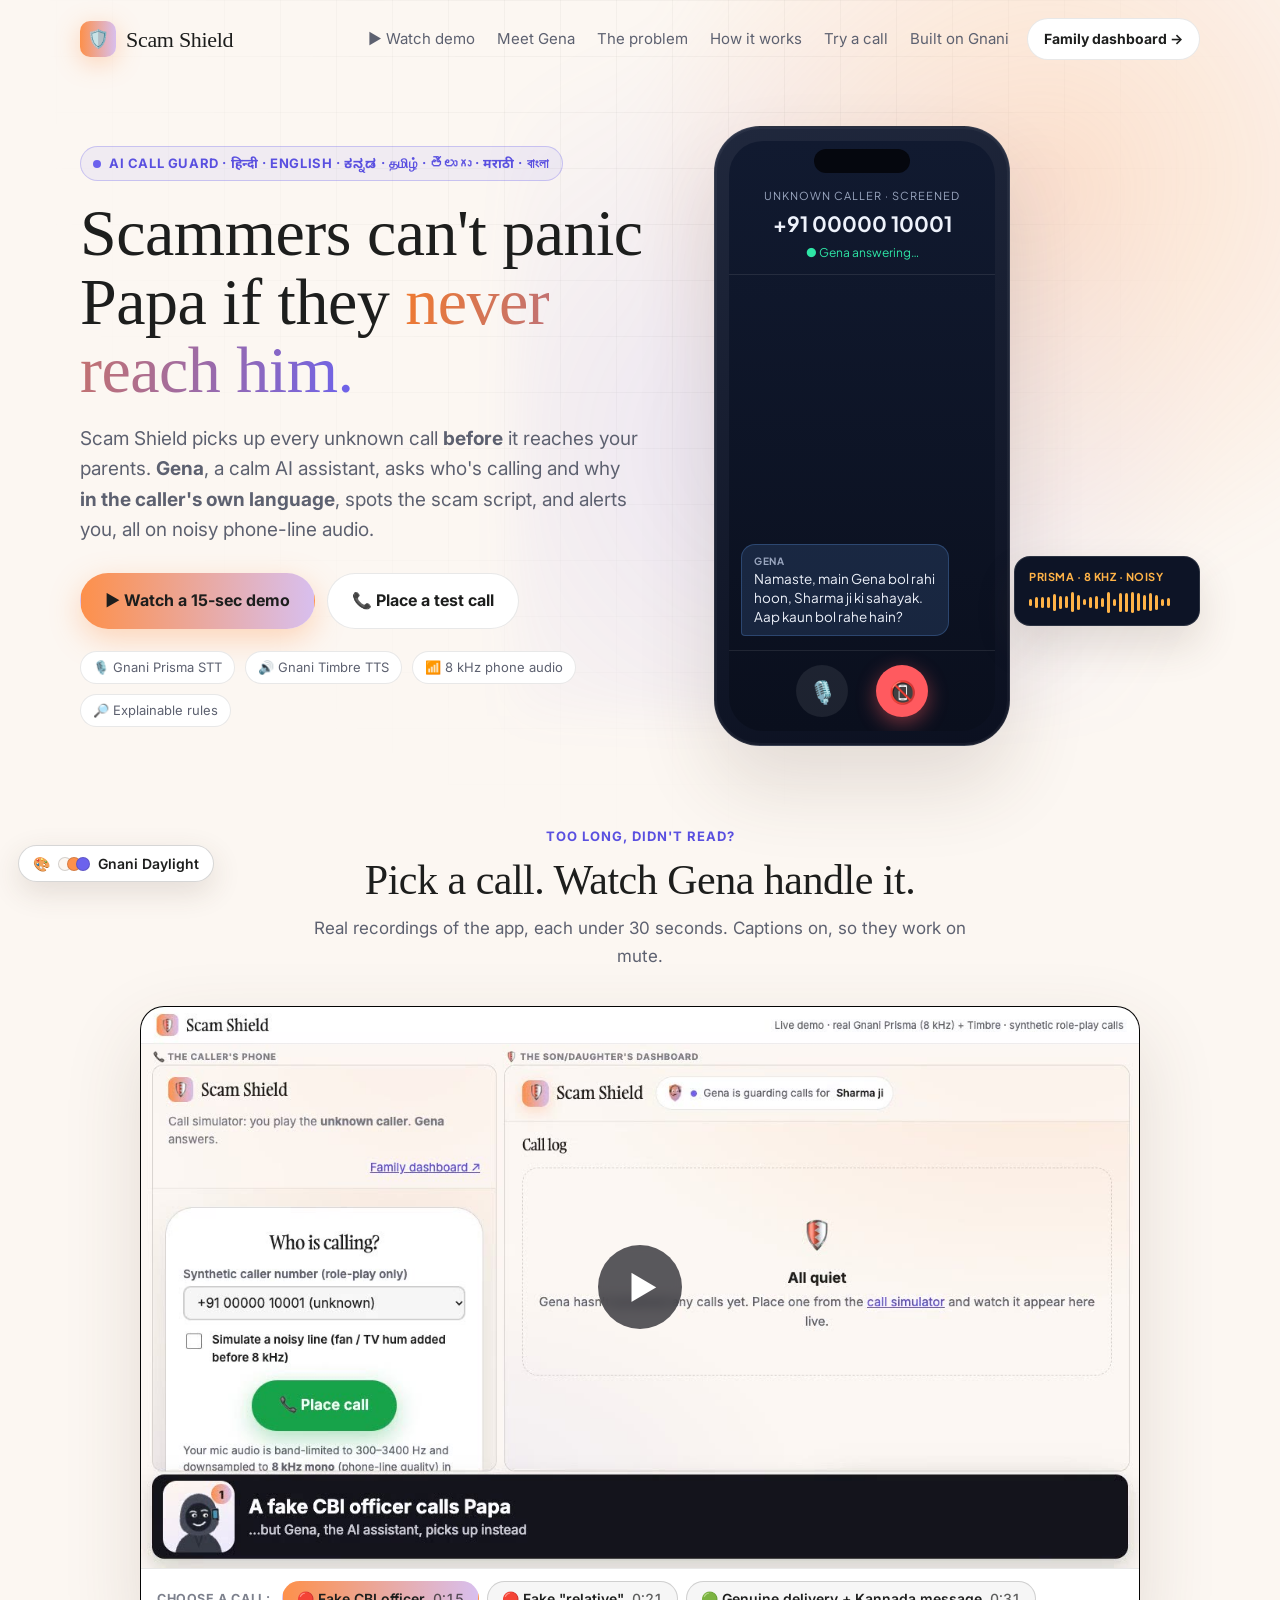
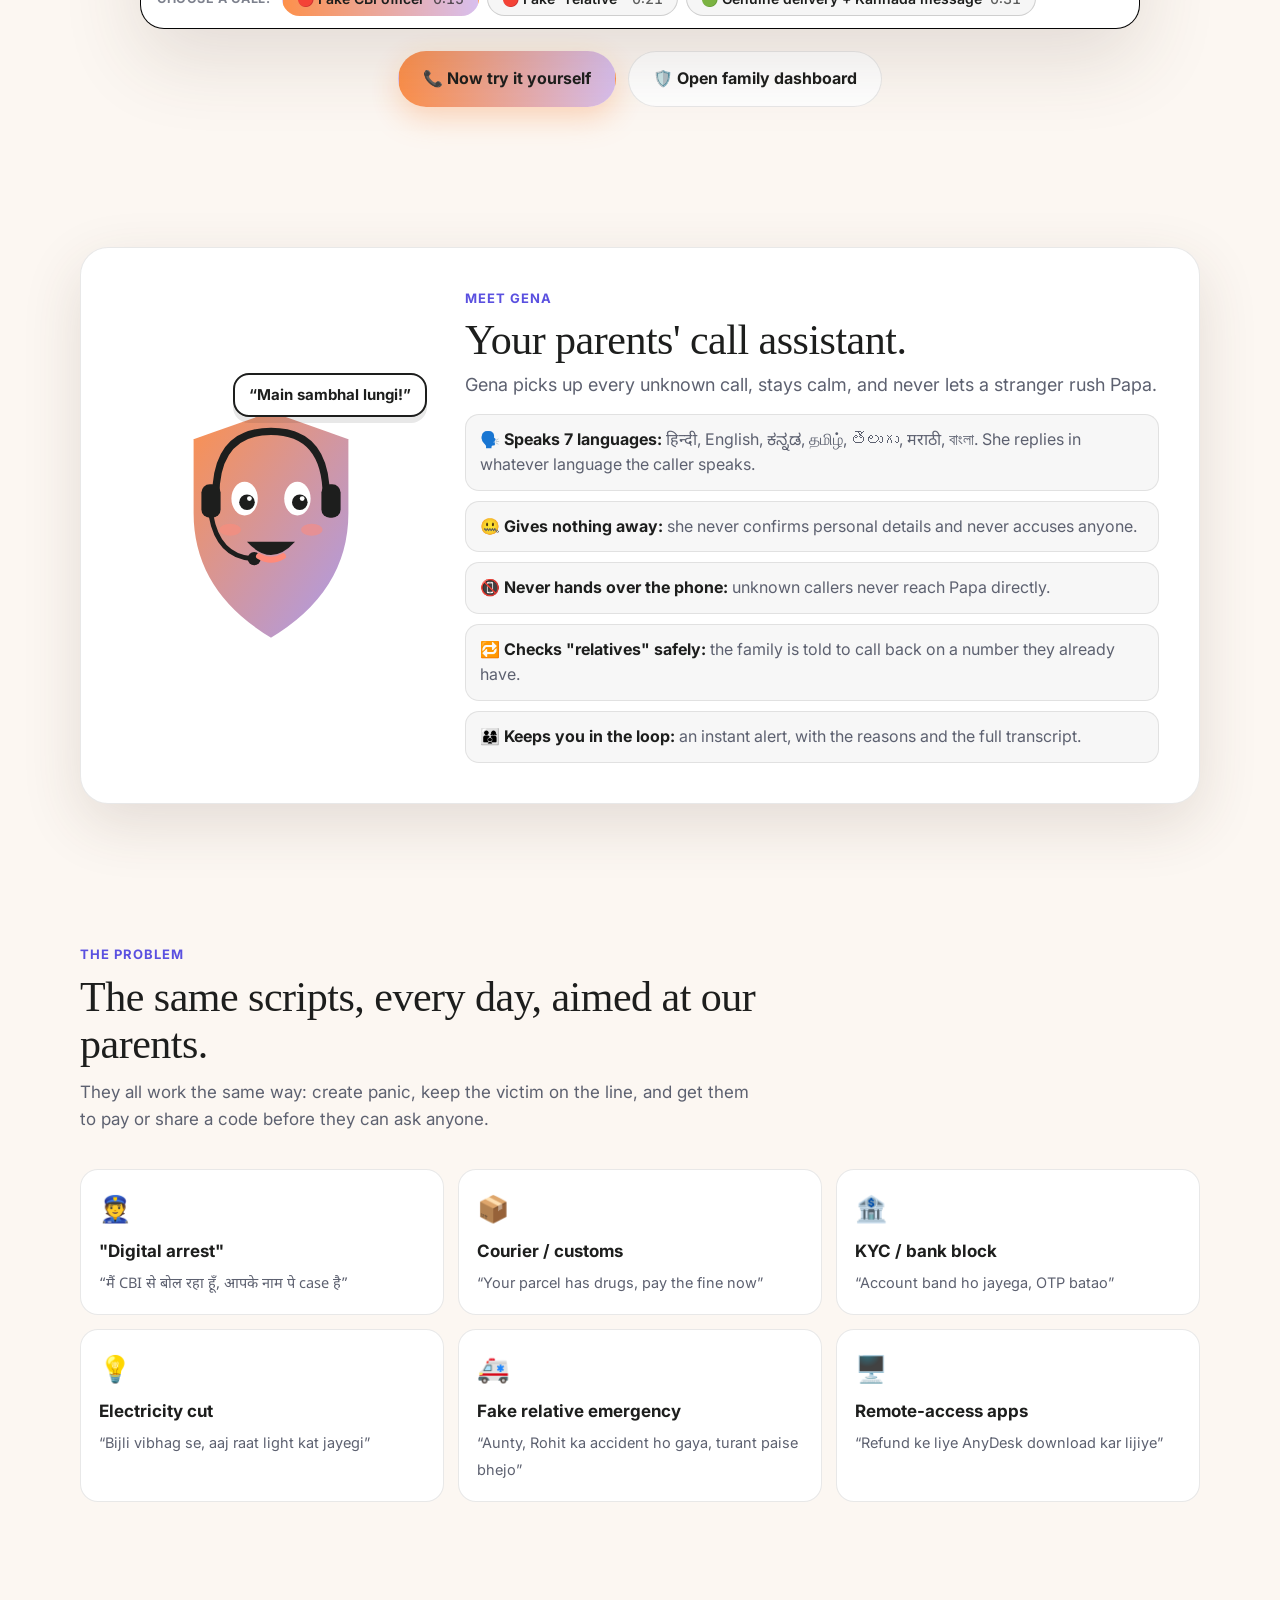
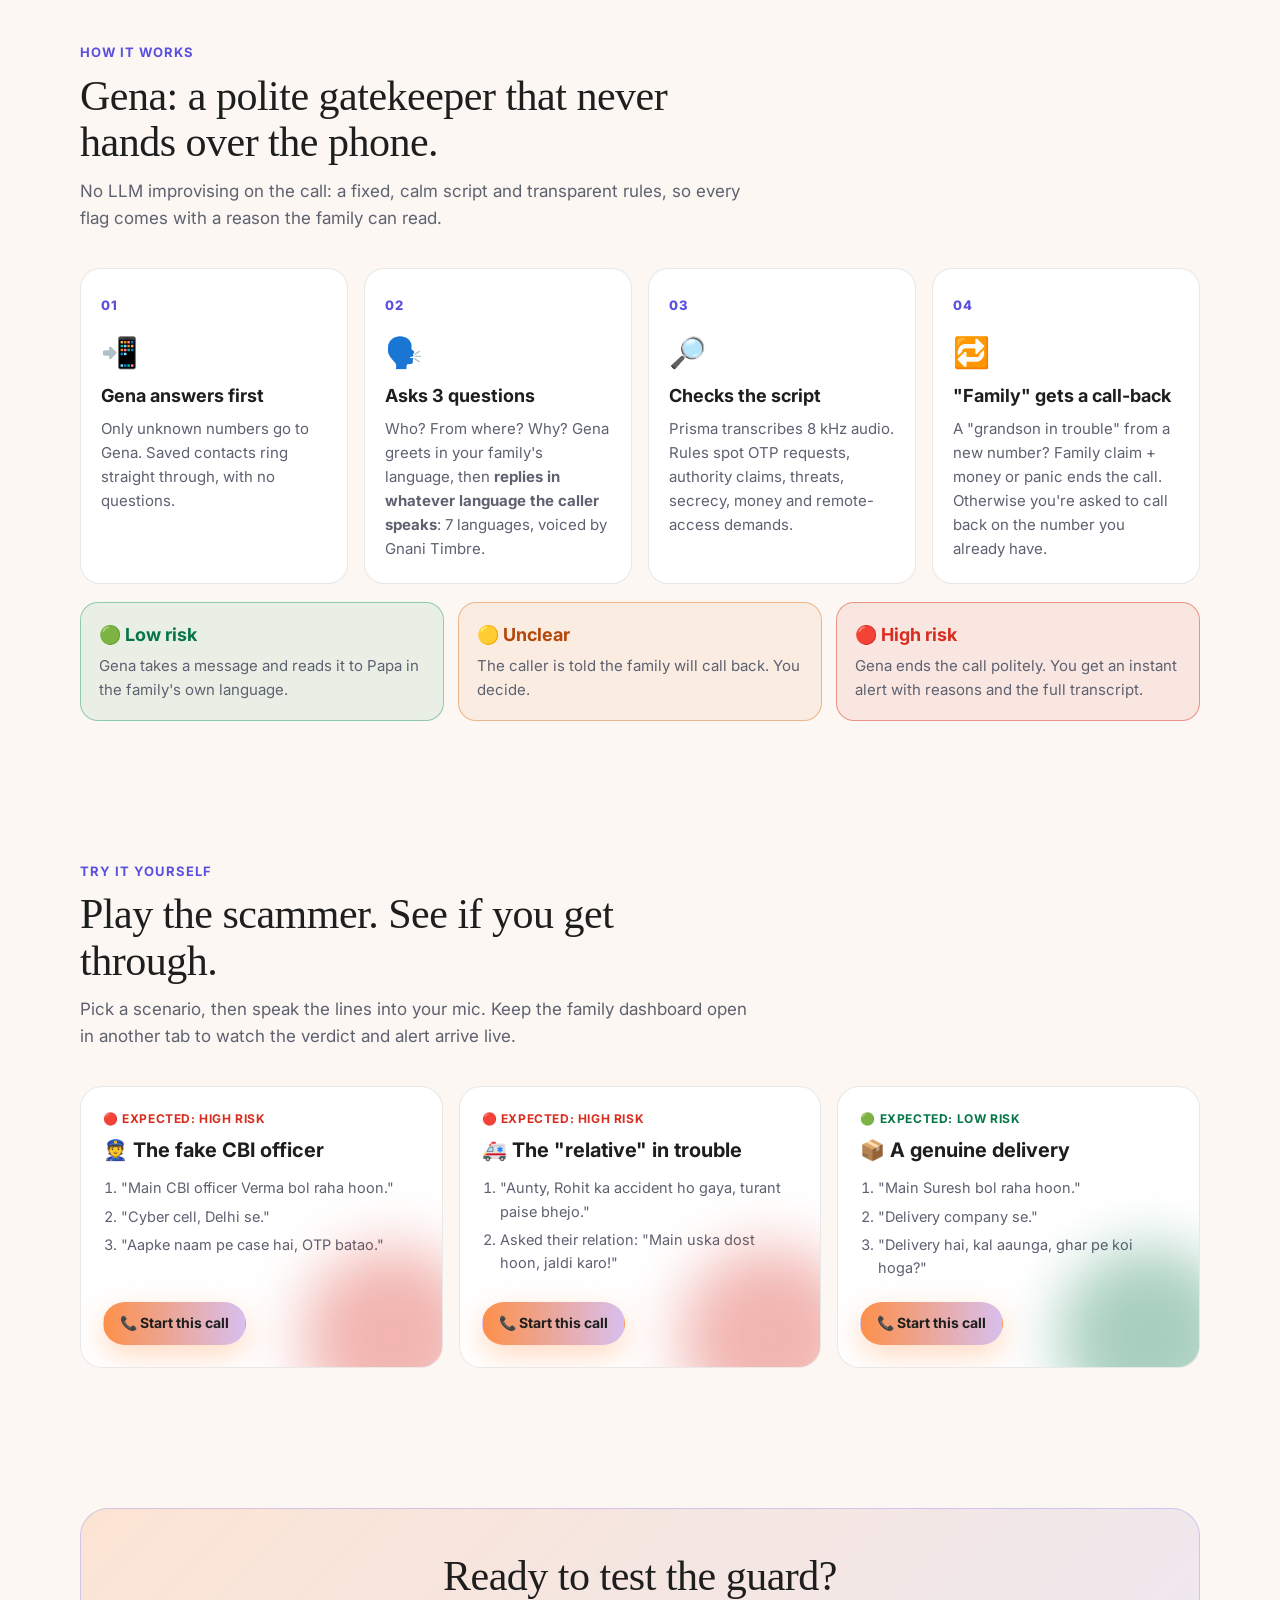
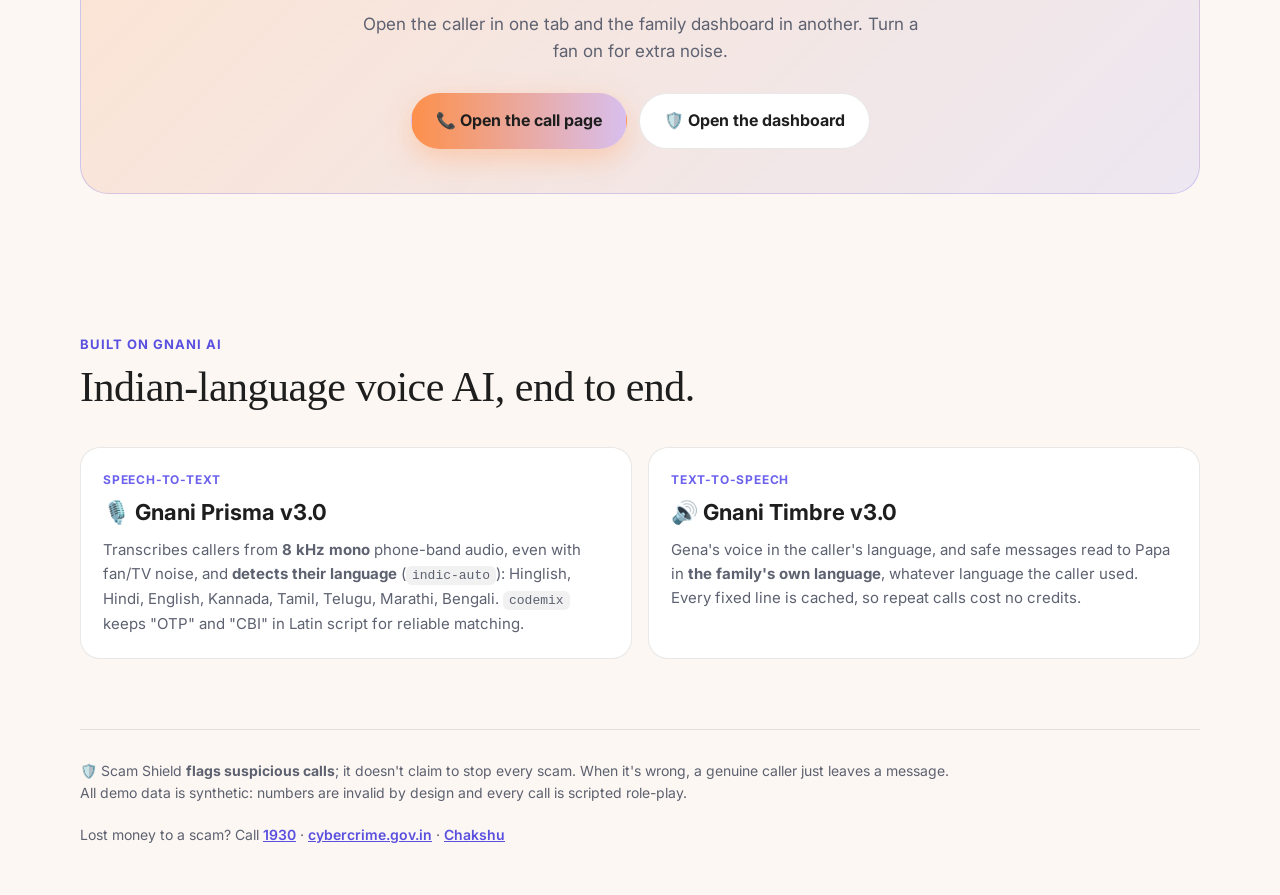
<file: static/index.html>
<!doctype html>
<html lang="en">
<head>
<meta charset="utf-8">
<meta name="viewport" content="width=device-width, initial-scale=1">
<title>Scam Shield</title>
<meta name="description" content="Meet Gena: an AI call assistant that answers unknown calls for elderly parents, in 7 Indian languages. Built on Gnani Prisma and Timbre.">
<link rel="icon" href="data:image/svg+xml,<svg xmlns=%22http://www.w3.org/2000/svg%22 viewBox=%220 0 100 100%22><text y=%22.9em%22 font-size=%2290%22>🛡️</text></svg>">
<link rel="preconnect" href="https://fonts.googleapis.com">
<link href="https://fonts.googleapis.com/css2?family=Plus+Jakarta+Sans:wght@400;500;600;700;800&family=Noto+Sans+Devanagari:wght@400;600&family=Noto+Sans+Kannada:wght@400;600&display=swap" rel="stylesheet">
<style>
:root {
  --bg: #070b16; --bg2: #0d1426; --card: rgba(var(--fg-rgb),.04); --line: rgba(var(--fg-rgb),.09);
  --ink: #eef2fb; --muted: #9aa6bf; --accent: #ff7a45; --accent2: #ffb347; --teal: #2ee6a6;
  --red: #ff5a5f; --amber: #ffc24b; --green: #36d98a; --blue: #6aa8ff;
}
* { box-sizing: border-box; }
html { scroll-behavior: smooth; }
body { margin: 0; background: var(--bg); color: var(--ink); font: 17px/1.6 "Plus Jakarta Sans", system-ui, sans-serif; overflow-x: hidden; }
.dev { font-family: "Noto Sans Devanagari", "Plus Jakarta Sans", sans-serif; }
.kn { font-family: "Noto Sans Kannada", "Plus Jakarta Sans", sans-serif; }
a { color: inherit; }
.wrap { max-width: 1160px; margin: 0 auto; padding: 0 20px; }

/* background glow */
.glow { position: fixed; inset: -20% -10% auto auto; width: 70vw; height: 70vw; max-width: 900px; max-height: 900px; pointer-events: none; z-index: 0;
  background: radial-gradient(circle at 60% 40%, rgba(var(--accent-rgb),.22), transparent 55%), radial-gradient(circle at 30% 70%, rgba(var(--teal-rgb),.12), transparent 50%); filter: blur(20px); }
.grid-bg { position: fixed; inset: 0; z-index: 0; pointer-events: none; opacity: .35;
  background-image: linear-gradient(var(--line) 1px, transparent 1px), linear-gradient(90deg, var(--line) 1px, transparent 1px);
  background-size: 56px 56px; mask-image: radial-gradient(ellipse at 50% 0%, #000 20%, transparent 70%); -webkit-mask-image: radial-gradient(ellipse at 50% 0%, #000 20%, transparent 70%); }
main, nav, footer { position: relative; z-index: 1; }

/* nav */
nav { display: flex; align-items: center; gap: 18px; padding: 18px 0; }
.logo { white-space: nowrap; display: flex; align-items: center; gap: 10px; font-weight: 800; font-size: 20px; letter-spacing: -.3px; text-decoration: none; }
.logo .mark { width: 36px; height: 36px; border-radius: 10px; display: grid; place-items: center; background: var(--grad); font-size: 18px; box-shadow: 0 6px 24px rgba(var(--accent-rgb),.35); }
nav .links { margin-left: auto; display: flex; gap: 22px; font-size: 15px; color: var(--muted); }
nav .links a { text-decoration: none; } nav .links a:hover { color: var(--ink); }
@media (max-width: 760px) { nav .links { display: none; } nav .btn.sm { margin-left: auto; } }
@media (max-width: 480px) { nav .full { display: none; } }

/* buttons */
.btn { display: inline-flex; align-items: center; gap: 10px; padding: 14px 24px; border-radius: 999px; font-weight: 700; text-decoration: none; font-size: 16px; transition: transform .15s, box-shadow .15s; border: 1px solid transparent; }
.btn:hover { transform: translateY(-2px); }
.btn.primary { background: var(--grad); color: var(--on-accent); box-shadow: 0 10px 30px rgba(var(--accent-rgb),.35); }
.btn.ghost { border-color: var(--line); background: var(--card); color: var(--ink); }
.btn.sm { padding: 9px 16px; font-size: 14px; }

/* hero */
.hero { display: grid; grid-template-columns: 1.1fr .9fr; gap: 40px; align-items: center; padding: 48px 0 70px; }
@media (max-width: 920px) { .hero { grid-template-columns: 1fr; padding-top: 20px; } }
.eyebrow { display: inline-flex; align-items: center; gap: 8px; font-size: 13px; font-weight: 700; letter-spacing: .6px; text-transform: uppercase; color: var(--accent2);
  border: 1px solid rgba(var(--accent2-rgb),.3); background: rgba(var(--accent2-rgb),.08); padding: 6px 12px; border-radius: 999px; }
.dot { width: 8px; height: 8px; border-radius: 50%; background: var(--teal); box-shadow: 0 0 0 0 rgba(var(--teal-rgb),.6); animation: ping 1.8s infinite; }
@keyframes ping { 70% { box-shadow: 0 0 0 10px rgba(var(--teal-rgb),0); } 100% { box-shadow: 0 0 0 0 rgba(var(--teal-rgb),0); } }
h1 { font-size: clamp(38px, 5.6vw, 66px); line-height: 1.04; letter-spacing: -1.8px; margin: 18px 0 18px; font-weight: 800; }
h1 .grad { background: var(--grad-text); -webkit-background-clip: text; background-clip: text; color: transparent; }
.lead { font-size: 19px; color: var(--muted); max-width: 560px; }
.cta { display: flex; gap: 12px; flex-wrap: wrap; margin: 28px 0 22px; }
.badges { display: flex; gap: 10px; flex-wrap: wrap; font-size: 13px; color: var(--muted); }
.badges span { border: 1px solid var(--line); border-radius: 999px; padding: 5px 12px; background: var(--card); }

/* phone mockup */
.phone-wrap { display: flex; justify-content: flex-start; position: relative; width: 100%; max-width: 530px; margin: 0 auto; }
.phone { width: 296px; height: 620px; border-radius: 46px; padding: 14px; background: linear-gradient(160deg, #20283d, #0b1020); border: 1px solid rgba(var(--fg-rgb),.12);
  box-shadow: 0 40px 80px var(--shadow), inset 0 0 0 2px rgba(var(--fg-rgb),.04); position: relative; }
.screen { height: 100%; border-radius: 34px; background: linear-gradient(180deg, #111a30, #0a0f1d); overflow: hidden; display: flex; flex-direction: column; position: relative; }
.notch { position: absolute; top: 8px; left: 50%; transform: translateX(-50%); width: 96px; height: 24px; background: #05070e; border-radius: 20px; z-index: 2; }
.ph-head { padding: 46px 18px 12px; text-align: center; border-bottom: 1px solid var(--line); }
.ph-head .lbl { font-size: 11px; letter-spacing: 1px; text-transform: uppercase; color: var(--muted); }
.ph-head .num { font-size: 21px; font-weight: 700; margin-top: 2px; }
.ph-head .state { font-size: 12px; color: var(--teal); margin-top: 2px; }
.feed { flex: 1; padding: 14px 12px; display: flex; flex-direction: column; gap: 9px; overflow: hidden; justify-content: flex-end; }
.msg { max-width: 86%; padding: 9px 12px; border-radius: 14px; font-size: 13.5px; line-height: 1.4; opacity: 0; transform: translateY(10px); animation: in .45s forwards; }
@keyframes in { to { opacity: 1; transform: none; } }
.msg.agent { background: rgba(var(--blue-rgb),.14); border: 1px solid rgba(var(--blue-rgb),.25); align-self: flex-start; border-bottom-left-radius: 4px; }
.msg.caller { background: rgba(var(--fg-rgb),.06); border: 1px solid var(--line); align-self: flex-end; border-bottom-right-radius: 4px; }
.msg .who { font-size: 10px; font-weight: 700; letter-spacing: .6px; text-transform: uppercase; color: var(--muted); margin-bottom: 2px; }
.flag { font-size: 10.5px; font-weight: 700; margin-top: 5px; display: flex; gap: 4px; flex-wrap: wrap; }
.flag i { font-style: normal; padding: 1px 7px; border-radius: 6px; background: rgba(var(--red-rgb),.16); color: var(--red-ink); border: 1px solid rgba(var(--red-rgb),.3); }
.verdict { align-self: stretch; margin-top: 4px; border-radius: 14px; padding: 11px 12px; background: rgba(var(--red-rgb),.12); border: 1px solid rgba(var(--red-rgb),.45); font-size: 13px; opacity: 0; animation: in .5s forwards; }
.verdict b { color: var(--red-ink); font-size: 15px; }
.ph-foot { padding: 14px; display: flex; justify-content: center; gap: 28px; border-top: 1px solid var(--line); }
.ph-foot div { width: 52px; height: 52px; border-radius: 50%; display: grid; place-items: center; font-size: 22px; }
.ph-foot .mic { background: rgba(var(--fg-rgb),.08); }
.ph-foot .end { background: var(--red); box-shadow: 0 6px 20px rgba(var(--red-rgb),.45); }
.float { position: absolute; z-index: 3; background: #0d1426; border: 1px solid rgba(255,255,255,.12); border-radius: 16px; padding: 12px 14px; font-size: 13px; line-height: 1.45; box-shadow: 0 20px 40px var(--shadow); }
.float.wa { right: 0; top: 96px; width: 186px; border-left: 3px solid #25d366; transform: translateY(8px); transition: opacity .5s, transform .5s; }
.float.wa.show { opacity: 1 !important; transform: none; }
.float.wa .t { color: #6ee7a0; font-weight: 700; font-size: 11px; letter-spacing: .5px; text-transform: uppercase; }
.float.stt { right: 0; bottom: 120px; width: 186px; }
.float.stt .t { color: var(--accent2); font-weight: 700; font-size: 11px; letter-spacing: .5px; text-transform: uppercase; }
.wave { display: flex; gap: 3px; align-items: center; height: 22px; margin-top: 6px; }
.wave span { width: 3px; border-radius: 2px; background: var(--accent2); animation: wv 1s infinite ease-in-out; }
@keyframes wv { 50% { transform: scaleY(.3); } }
/* cards need ~190px beside the phone: hide them where the column is too narrow */
@media (max-width: 1180px) and (min-width: 921px) { .float { display: none; } }
@media (max-width: 920px) { .phone-wrap { margin-top: 30px; } }
@media (max-width: 560px) { .float { display: none; } .phone-wrap { justify-content: center; } }
@media (max-width: 420px) { .phone { width: 290px; height: 580px; } .float { display: none; } }

/* sections */
section { padding: 70px 0; }
.sec-head { max-width: 680px; margin-bottom: 36px; }
.kicker { color: var(--accent2); font-weight: 700; font-size: 13px; letter-spacing: 1px; text-transform: uppercase; }
h2 { font-size: clamp(28px, 3.6vw, 42px); letter-spacing: -1px; line-height: 1.1; margin: 10px 0 12px; }
.sec-head p { color: var(--muted); margin: 0; }

.scams { display: grid; grid-template-columns: repeat(3, 1fr); gap: 14px; }
@media (max-width: 860px) { .scams { grid-template-columns: 1fr 1fr; } }
@media (max-width: 520px) { .scams { grid-template-columns: 1fr; } }
.scam { background: var(--card); border: 1px solid var(--line); border-radius: 18px; padding: 18px; transition: border-color .2s, transform .2s; }
.scam:hover { border-color: rgba(var(--accent-rgb),.45); transform: translateY(-3px); }
.scam .ic { font-size: 26px; }
.scam h3 { margin: 8px 0 4px; font-size: 17px; }
.scam q { color: var(--muted); font-size: 14.5px; quotes: "“" "”"; }

.steps { display: grid; grid-template-columns: repeat(4, 1fr); gap: 16px; counter-reset: s; }
@media (max-width: 920px) { .steps { grid-template-columns: 1fr 1fr; } }
@media (max-width: 560px) { .steps { grid-template-columns: 1fr; } }
.step { position: relative; background: var(--card-bg); border: 1px solid var(--line); border-radius: 20px; padding: 22px 20px; }
.step::before { counter-increment: s; content: "0" counter(s); font-weight: 800; font-size: 13px; color: var(--accent2); letter-spacing: 1px; }
.step .ic { font-size: 30px; margin: 10px 0 6px; }
.step h3 { margin: 0 0 6px; font-size: 18px; }
.step p { margin: 0; color: var(--muted); font-size: 15px; }

.verdicts { display: grid; grid-template-columns: repeat(3, 1fr); gap: 14px; margin-top: 18px; }
@media (max-width: 760px) { .verdicts { grid-template-columns: 1fr; } }
.v { border-radius: 18px; padding: 18px; border: 1px solid; }
.v h3 { margin: 0 0 4px; font-size: 18px; }
.v p { margin: 0; font-size: 15px; color: var(--muted); }
.v.g { border-color: rgba(var(--green-rgb),.4); background: rgba(var(--green-rgb),.07); } .v.g h3 { color: var(--green); }
.v.y { border-color: rgba(var(--amber-rgb),.4); background: rgba(var(--amber-rgb),.07); } .v.y h3 { color: var(--amber); }
.v.r { border-color: rgba(var(--red-rgb),.45); background: rgba(var(--red-rgb),.08); } .v.r h3 { color: var(--red); }

/* demo cards */
.demo { display: grid; grid-template-columns: repeat(3, 1fr); gap: 16px; }
@media (max-width: 920px) { .demo { grid-template-columns: 1fr; } }
.dcard { display: flex; flex-direction: column; border-radius: 22px; padding: 22px; background: var(--bg2); border: 1px solid var(--line); position: relative; overflow: hidden; }
.dcard::after { content: ""; position: absolute; inset: auto -40px -60px auto; width: 180px; height: 180px; border-radius: 50%; filter: blur(30px); opacity: .35; }
.dcard.r::after { background: var(--red); } .dcard.y::after { background: var(--amber); } .dcard.g::after { background: var(--green); }
.dcard .tag { font-size: 12px; font-weight: 700; letter-spacing: .6px; text-transform: uppercase; }
.dcard.r .tag { color: var(--red); } .dcard.g .tag { color: var(--green); } .dcard.y .tag { color: var(--amber); }
.dcard h3 { margin: 6px 0 10px; font-size: 20px; }
.dcard .lines { font-size: 14.5px; color: var(--muted); margin: 0 0 18px; padding-left: 18px; flex: 1; }
.dcard .lines li { margin-bottom: 5px; }
.dcard .btn { align-self: flex-start; position: relative; z-index: 1; }

.cta-band { border-radius: 28px; padding: 44px 32px; text-align: center; background: linear-gradient(135deg, rgba(var(--accent-rgb),.18), rgba(var(--teal-rgb),.10)); border: 1px solid rgba(var(--accent2-rgb),.25); }
.cta-band h2 { margin-top: 0; }
.cta-band .cta { justify-content: center; margin-bottom: 0; }

.tech { display: grid; grid-template-columns: 1fr 1fr; gap: 16px; }
@media (max-width: 760px) { .tech { grid-template-columns: 1fr; } }
.tcard { border: 1px solid var(--line); border-radius: 20px; padding: 22px; background: var(--card); }
.tcard .k { font-size: 12px; font-weight: 700; color: var(--teal); letter-spacing: .8px; text-transform: uppercase; }
.tcard h3 { margin: 6px 0 8px; font-size: 22px; }
.tcard p { margin: 0; color: var(--muted); font-size: 15px; }
.tcard code { font-size: 13px; background: rgba(var(--fg-rgb),.06); padding: 2px 6px; border-radius: 6px; }

footer { border-top: 1px solid var(--line); padding: 30px 0 50px; color: var(--muted); font-size: 14px; }
footer .row { display: flex; gap: 20px; flex-wrap: wrap; justify-content: space-between; }
.help a { color: var(--accent2); font-weight: 600; }

@media (prefers-reduced-motion: reduce) { *, *::before, *::after { animation: none !important; transition: none !important; } .msg, .verdict { opacity: 1; transform: none; } }

/* the phone mockup is always a dark phone screen, whatever the page theme */
.phone-wrap { --fg-rgb: 255,255,255; --ink: #eef2fb; --muted: #9aa6bf; --line: rgba(255,255,255,.09); --red-ink: #ff9b9e;
  --red-rgb: 255,90,95; --blue-rgb: 106,168,255; --teal: #2ee6a6; --accent2: #ffb347; --red: #ff5a5f; color: var(--ink); }
html[data-theme] .phone-wrap h1, .phone-wrap { font-family: "Plus Jakarta Sans", system-ui, sans-serif; }
html[data-theme] .logo { font-family: var(--font-display); font-weight: 400; font-size: 22px; }
/* demo video */
.watch { padding-top: 10px; }
.sec-head.center { margin-left: auto; margin-right: auto; text-align: center; }
.player { position: relative; max-width: 1000px; margin: 0 auto; border-radius: 24px; overflow: hidden; border: 1px solid var(--line2);
  box-shadow: 0 30px 80px var(--shadow); background: #000; }
.player video { display: block; width: 100%; aspect-ratio: 16 / 9; height: auto; background: #000; cursor: pointer; }
.chapters { display: flex; gap: 8px; flex-wrap: wrap; padding: 12px; background: var(--panel); border-top: 1px solid var(--line); }
.chapters button { font: 600 14px var(--font-body); padding: 8px 14px; border-radius: 999px; border: 1px solid var(--line2); background: rgba(var(--fg-rgb),.04); color: var(--ink); cursor: pointer; }
.chapters button:hover { border-color: rgba(var(--accent-rgb),.6); }
.chapters button.on { background: var(--grad); color: var(--on-accent); border-color: transparent; }
.chapters .pick { align-self: center; font: 700 12.5px var(--font-body); letter-spacing: .6px; text-transform: uppercase; color: var(--faint); margin: 0 4px 0 4px; }
.chapters button em { font-style: normal; font-weight: 500; opacity: .7; margin-left: 4px; font-variant-numeric: tabular-nums; }
@media (max-width: 520px) { .chapters .pick { width: 100%; } }
.watch-cta { display: flex; gap: 12px; justify-content: center; flex-wrap: wrap; margin-top: 22px; }
@media (max-width: 520px) { .player { border-radius: 16px; } .chapters button { font-size: 13px; } }
/* custom player bar (below the video so it never covers the burned-in captions) */
.vwrap { position: relative; }
.vbar { position: absolute; left: 0; right: 0; bottom: 0; z-index: 5; display: flex; align-items: center; gap: 12px; padding: 28px 14px 10px; color: #fff;
  background: linear-gradient(180deg, transparent, rgba(10,10,14,.82) 45%); opacity: 0; transform: translateY(8px); pointer-events: none;
  transition: opacity .22s ease, transform .22s ease; }
.vwrap:hover .vbar, .vwrap:has(:focus-visible) .vbar, .vwrap.touch .vbar { opacity: 1; transform: none; pointer-events: auto; }
@media (hover: none) { .vwrap:hover .vbar { opacity: 0; transform: translateY(8px); pointer-events: none; } .vwrap.touch .vbar { opacity: 1; transform: none; pointer-events: auto; } }
.vb { flex: none; width: 36px; height: 36px; border-radius: 10px; border: none; background: rgba(255,255,255,.08); color: #fff; font-size: 15px; cursor: pointer; display: grid; place-items: center; }
.vb:hover { background: rgba(255,255,255,.16); }
.vb:focus-visible, .vbar input:focus-visible { outline: 2px solid #ffb37a; outline-offset: 2px; }
.vtime { flex: none; font: 600 13px var(--font-body); font-variant-numeric: tabular-nums; color: #c9c6d6; min-width: 86px; }
.scrub { position: relative; flex: 1; height: 36px; display: flex; align-items: center; }
.scrub input { -webkit-appearance: none; appearance: none; width: 100%; height: 6px; border-radius: 99px; margin: 0; cursor: pointer; position: relative; z-index: 2;
  background: linear-gradient(90deg, #fd904b, #a99cf0) 0 / var(--p, 0%) 100% no-repeat, rgba(255,255,255,.18); transition: height .15s; }
.scrub:hover input { height: 8px; }
.scrub input::-webkit-slider-thumb { -webkit-appearance: none; width: 16px; height: 16px; border-radius: 50%; background: #fff; border: 3px solid #fd904b; box-shadow: 0 2px 8px rgba(0,0,0,.4); }
.scrub input::-moz-range-thumb { width: 12px; height: 12px; border-radius: 50%; background: #fff; border: 3px solid #fd904b; }
.scrub input::-moz-range-track { background: transparent; }
.tip { position: absolute; bottom: 38px; transform: translateX(-50%); padding: 4px 9px; border-radius: 8px; background: #fff; color: #1d1e1d; font: 700 12px var(--font-body);
  white-space: nowrap; pointer-events: none; opacity: 0; transition: opacity .12s; z-index: 4; }
.scrub:hover .tip { opacity: 1; }
.bigplay { position: absolute; left: 50%; top: 50%; width: 84px; height: 84px; margin: -42px 0 0 -42px; border-radius: 50%; display: grid; place-items: center;
  background: rgba(20,21,28,.7); color: #fff; font-size: 32px; padding-left: 6px; pointer-events: none; opacity: 0; transition: opacity .2s; backdrop-filter: blur(6px); }
.player.paused .bigplay { opacity: 1; }
@media (max-width: 520px) { .vbar { gap: 8px; padding: 8px 10px; } .vtime { min-width: 0; font-size: 12px; } .vb { width: 32px; height: 32px; } }
/* meet Gena */
.gena-card { display: grid; grid-template-columns: 300px 1fr; gap: 44px; align-items: center; padding: 40px; border-radius: 28px; background: var(--card-bg); border: 1px solid var(--line); box-shadow: 0 20px 60px var(--shadow); }
@media (max-width: 860px) { .gena-card { grid-template-columns: 1fr; padding: 26px; gap: 18px; text-align: left; } }
.gena-hero { position: relative; display: flex; justify-content: center; }
.gena-hero .gena-av { width: 240px; height: 288px; }
@media (max-width: 860px) { .gena-hero .gena-av { width: 170px; height: 204px; } }
.gena-badge { position: absolute; top: -8px; right: -6px; padding: 8px 14px; border-radius: 16px; background: var(--panel2); border: 2px solid var(--ink); font-weight: 700; font-size: 15px; box-shadow: 0 6px 0 rgba(var(--fg-rgb),.1); white-space: nowrap; }
.gena-card h2 { margin: 8px 0 8px; }
.gena-lead { color: var(--muted); margin: 0 0 14px; font-size: 18px; }
.gena-list { list-style: none; padding: 0; margin: 0; display: grid; gap: 10px; }
.gena-list li { padding: 12px 14px; border-radius: 14px; background: rgba(var(--fg-rgb),.035); border: 1px solid var(--line); font-size: 16px; color: var(--muted); }
.gena-list li b { color: var(--ink); }
</style>
<script src="/static/characters.js"></script>
<link rel="stylesheet" href="/static/theme.css">
<script src="/static/theme.js"></script>
</head>
<body>
<div class="glow"></div><div class="grid-bg"></div>

<div class="wrap">
<nav>
  <a class="logo" href="/"><span class="mark">🛡️</span> Scam Shield</a>
  <div class="links"><a href="#watch">▶ Watch demo</a><a href="#gena">Meet Gena</a><a href="#problem">The problem</a><a href="#how">How it works</a><a href="#demo">Try a call</a><a href="#tech">Built on Gnani</a></div>
  <a class="btn ghost sm" href="/dashboard" style="white-space:nowrap;gap:0"><span class="full">Family&nbsp;</span>dashboard →</a>
</nav>

<main>
  <!-- HERO -->
  <div class="hero">
    <div>
      <span class="eyebrow"><span class="dot"></span> AI call guard · हिन्दी · English · ಕನ್ನಡ · தமிழ் · తెలుగు · मराठी · বাংলা</span>
      <h1>Scammers can't panic Papa if they <span class="grad">never reach him.</span></h1>
      <p class="lead">Scam Shield picks up every unknown call <b>before</b> it reaches your parents. <b>Gena</b>, a calm AI assistant, asks who's calling and why <b>in the caller's own language</b>, spots the scam script, and alerts you, all on noisy phone-line audio.</p>
      <div class="cta">
        <a class="btn primary" href="#watch">▶ Watch a 15-sec demo</a>
        <a class="btn ghost" href="/caller">📞 Place a test call</a>
      </div>
      <div class="badges"><span>🎙️ Gnani Prisma STT</span><span>🔊 Gnani Timbre TTS</span><span>📶 8 kHz phone audio</span><span>🔎 Explainable rules</span></div>
    </div>

    <div class="phone-wrap" aria-hidden="true">
      <div class="phone"><div class="screen">
        <div class="notch"></div>
        <div class="ph-head"><div class="lbl">Unknown caller · screened</div><div class="num">+91 00000 10001</div><div class="state" id="phState">● Gena answering…</div></div>
        <div class="feed" id="feed"></div>
        <div class="ph-foot"><div class="mic">🎙️</div><div class="end">📵</div></div>
      </div></div>
      <div class="float stt"><div class="t">Prisma · 8 kHz · noisy</div><div class="wave" id="wave"></div></div>
      <div class="float wa" id="wa" style="opacity:0"><div class="t">WhatsApp · Gena</div>🔴 I stopped a suspicious call to Papa. <b>Authority claim + Threat + OTP request.</b> Papa was not connected.</div>
    </div>
  </div>

  <!-- WATCH -->
  <section id="watch" class="watch">
    <div class="sec-head center">
      <div class="kicker">Too long, didn't read?</div>
      <h2>Pick a call. Watch Gena handle it.</h2>
      <p>Real recordings of the app, each under 30 seconds. Captions on, so they work on mute.</p>
    </div>
    <div class="player">
      <div class="vwrap" id="vwrap">
      <video id="demoVid" src="/static/media/case-cbi.mp4" poster="/static/media/case-cbi.jpg"
             muted loop playsinline preload="metadata" aria-label="Scam Shield demo video with captions"></video>
      <div class="bigplay" id="bigPlay" aria-hidden="true">▶</div>
      <div class="vbar" id="vbar">
        <button class="vb" id="vPlay" type="button" aria-label="Pause">❚❚</button>
        <span class="vtime" id="vTime">0:00 / 0:00</span>
        <div class="scrub" id="scrub">
          <input type="range" id="vSeek" min="0" max="100" step="0.1" value="0" aria-label="Seek video">
          <div class="tip" id="tip">0:00</div>
        </div>
        <button class="vb" id="vMute" type="button" aria-label="Unmute">🔇</button>
        <button class="vb" id="vFull" type="button" aria-label="Full screen">⛶</button>
      </div>
      </div>
      <div class="chapters" id="chapters" role="tablist" aria-label="Choose a call to watch">
        <span class="pick">Choose a call:</span>
        <button role="tab" data-case="cbi" class="on" aria-selected="true">🔴 Fake CBI officer <em>0:15</em></button>
        <button role="tab" data-case="relative" aria-selected="false">🔴 Fake "relative" <em>0:21</em></button>
        <button role="tab" data-case="delivery" aria-selected="false">🟢 Genuine delivery + Kannada message <em>0:31</em></button>
      </div>
    </div>
    <div class="watch-cta"><a class="btn primary" href="/caller">📞 Now try it yourself</a><a class="btn ghost" href="/dashboard">🛡️ Open family dashboard</a></div>
  </section>

  <!-- MEET GENA -->
  <section id="gena" class="gena-sec">
    <div class="gena-card">
      <div class="gena-hero"><span class="gena-av" id="genaBig"></span><span class="gena-badge">“Main sambhal lungi!”</span></div>
      <div>
        <div class="kicker">Meet Gena</div>
        <h2>Your parents' call assistant.</h2>
        <p class="gena-lead">Gena picks up every unknown call, stays calm, and never lets a stranger rush Papa.</p>
        <ul class="gena-list">
          <li><b>🗣️ Speaks 7 languages:</b> हिन्दी, English, ಕನ್ನಡ, தமிழ், తెలుగు, मराठी, বাংলা. She replies in whatever language the caller speaks.</li>
          <li><b>🤐 Gives nothing away:</b> she never confirms personal details and never accuses anyone.</li>
          <li><b>📵 Never hands over the phone:</b> unknown callers never reach Papa directly.</li>
          <li><b>🔁 Checks "relatives" safely:</b> the family is told to call back on a number they already have.</li>
          <li><b>👨‍👩‍👦 Keeps you in the loop:</b> an instant alert, with the reasons and the full transcript.</li>
        </ul>
      </div>
    </div>
  </section>

  <!-- PROBLEM -->
  <section id="problem">
    <div class="sec-head">
      <div class="kicker">The problem</div>
      <h2>The same scripts, every day, aimed at our parents.</h2>
      <p>They all work the same way: create panic, keep the victim on the line, and get them to pay or share a code before they can ask anyone.</p>
    </div>
    <div class="scams">
      <div class="scam"><div class="ic">👮</div><h3>"Digital arrest"</h3><q class="dev">मैं CBI से बोल रहा हूँ, आपके नाम पे case है</q></div>
      <div class="scam"><div class="ic">📦</div><h3>Courier / customs</h3><q>Your parcel has drugs, pay the fine now</q></div>
      <div class="scam"><div class="ic">🏦</div><h3>KYC / bank block</h3><q>Account band ho jayega, OTP batao</q></div>
      <div class="scam"><div class="ic">💡</div><h3>Electricity cut</h3><q>Bijli vibhag se, aaj raat light kat jayegi</q></div>
      <div class="scam"><div class="ic">🚑</div><h3>Fake relative emergency</h3><q>Aunty, Rohit ka accident ho gaya, turant paise bhejo</q></div>
      <div class="scam"><div class="ic">🖥️</div><h3>Remote-access apps</h3><q>Refund ke liye AnyDesk download kar lijiye</q></div>
    </div>
  </section>

  <!-- HOW -->
  <section id="how">
    <div class="sec-head">
      <div class="kicker">How it works</div>
      <h2>Gena: a polite gatekeeper that never hands over the phone.</h2>
      <p>No LLM improvising on the call: a fixed, calm script and transparent rules, so every flag comes with a reason the family can read.</p>
    </div>
    <div class="steps">
      <div class="step"><div class="ic">📲</div><h3>Gena answers first</h3><p>Only unknown numbers go to Gena. Saved contacts ring straight through, with no questions.</p></div>
      <div class="step"><div class="ic">🗣️</div><h3>Asks 3 questions</h3><p>Who? From where? Why? Gena greets in your family's language, then <b>replies in whatever language the caller speaks</b>: 7 languages, voiced by Gnani Timbre.</p></div>
      <div class="step"><div class="ic">🔎</div><h3>Checks the script</h3><p>Prisma transcribes 8 kHz audio. Rules spot OTP requests, authority claims, threats, secrecy, money and remote-access demands.</p></div>
      <div class="step"><div class="ic">🔁</div><h3>"Family" gets a call-back</h3><p>A "grandson in trouble" from a new number? Family claim + money or panic ends the call. Otherwise you're asked to call back on the number you already have.</p></div>
    </div>
    <div class="verdicts">
      <div class="v g"><h3>🟢 Low risk</h3><p>Gena takes a message and reads it to Papa in the family's own language.</p></div>
      <div class="v y"><h3>🟡 Unclear</h3><p>The caller is told the family will call back. You decide.</p></div>
      <div class="v r"><h3>🔴 High risk</h3><p>Gena ends the call politely. You get an instant alert with reasons and the full transcript.</p></div>
    </div>
  </section>

  <!-- DEMO -->
  <section id="demo">
    <div class="sec-head">
      <div class="kicker">Try it yourself</div>
      <h2>Play the scammer. See if you get through.</h2>
      <p>Pick a scenario, then speak the lines into your mic. Keep the family dashboard open in another tab to watch the verdict and alert arrive live.</p>
    </div>
    <div class="demo">
      <div class="dcard r">
        <span class="tag">🔴 Expected: high risk</span>
        <h3>👮 The fake CBI officer</h3>
        <ol class="lines"><li>"Main CBI officer Verma bol raha hoon."</li><li>"Cyber cell, Delhi se."</li><li>"Aapke naam pe case hai, OTP batao."</li></ol>
        <a class="btn primary sm" href="/caller?n=%2B91%2000000%2010001">📞 Start this call</a>
      </div>
      <div class="dcard r">
        <span class="tag">🔴 Expected: high risk</span>
        <h3>🚑 The "relative" in trouble</h3>
        <ol class="lines"><li>"Aunty, Rohit ka accident ho gaya, turant paise bhejo."</li><li>Asked their relation: "Main uska dost hoon, jaldi karo!"</li></ol>
        <a class="btn primary sm" href="/caller?n=%2B91%2000000%2010002">📞 Start this call</a>
      </div>
      <div class="dcard g">
        <span class="tag">🟢 Expected: low risk</span>
        <h3>📦 A genuine delivery</h3>
        <ol class="lines"><li>"Main Suresh bol raha hoon."</li><li>"Delivery company se."</li><li>"Delivery hai, kal aaunga, ghar pe koi hoga?"</li></ol>
        <a class="btn primary sm" href="/caller?n=%2B91%2000000%2010003">📞 Start this call</a>
      </div>
    </div>
  </section>

  <section>
    <div class="cta-band">
      <h2>Ready to test the guard?</h2>
      <p style="color:var(--muted);margin:0 auto;max-width:560px">Open the caller in one tab and the family dashboard in another. Turn a fan on for extra noise.</p>
      <div class="cta">
        <a class="btn primary" href="/caller" target="_blank">📞 Open the call page</a>
        <a class="btn ghost" href="/dashboard" target="_blank">🛡️ Open the dashboard</a>
      </div>
    </div>
  </section>

  <!-- TECH -->
  <section id="tech">
    <div class="sec-head">
      <div class="kicker">Built on Gnani AI</div>
      <h2>Indian-language voice AI, end to end.</h2>
    </div>
    <div class="tech">
      <div class="tcard"><div class="k">Speech-to-text</div><h3>🎙️ Gnani Prisma v3.0</h3><p>Transcribes callers from <b>8 kHz mono</b> phone-band audio, even with fan/TV noise, and <b>detects their language</b> (<code>indic-auto</code>): Hinglish, Hindi, English, Kannada, Tamil, Telugu, Marathi, Bengali. <code>codemix</code> keeps "OTP" and "CBI" in Latin script for reliable matching.</p></div>
      <div class="tcard"><div class="k">Text-to-speech</div><h3>🔊 Gnani Timbre v3.0</h3><p>Gena's voice in the caller's language, and safe messages read to Papa in <b>the family's own language</b>, whatever language the caller used. Every fixed line is cached, so repeat calls cost no credits.</p></div>
    </div>
  </section>
</main>

<footer>
  <div class="row">
    <div>🛡️ Scam Shield <b>flags suspicious calls</b>; it doesn't claim to stop every scam. When it's wrong, a genuine caller just leaves a message.<br>All demo data is synthetic: numbers are invalid by design and every call is scripted role-play.</div>
    <div class="help">Lost money to a scam? Call <a href="tel:1930">1930</a> · <a href="https://cybercrime.gov.in/" target="_blank" rel="noopener">cybercrime.gov.in</a> · <a href="https://sancharsaathi.gov.in/sfc/" target="_blank" rel="noopener">Chakshu</a></div>
  </div>
</footer>
</div>

<script>
// animated waveform
const wave = document.getElementById('wave');
for (let i = 0; i < 24; i++) { const s = document.createElement('span'); s.style.height = (6 + Math.random() * 16) + 'px'; s.style.animationDelay = (i * 0.05) + 's'; wave.appendChild(s); }

// looping mock call in the phone
const SCRIPT = [
  ['agent', 'Namaste, main Gena bol rahi hoon, Sharma ji ki sahayak. Aap kaun bol rahe hain?'],
  ['caller', 'Main CBI officer Verma bol raha hoon.', ['Authority claim']],
  ['agent', 'Aapne kis kaam ke liye call kiya hai?'],
  ['caller', 'Aapke naam pe case hai, OTP batao, kisi ko mat batana.', ['Threat', 'OTP request', 'Secrecy']],
  ['verdict'],
  ['agent', 'Dhanyavaad. Yeh call samaapt ki ja rahi hai.'],
];
const feed = document.getElementById('feed'), st = document.getElementById('phState'), wa = document.getElementById('wa');
const reduce = matchMedia('(prefers-reduced-motion: reduce)').matches;
async function loop() {
  while (true) {
    feed.innerHTML = ''; wa.classList.remove('show'); st.textContent = '● Gena answering…'; st.style.color = '';
    for (const [who, text, flags] of SCRIPT) {
      await new Promise(r => setTimeout(r, reduce ? 0 : 1500));
      const el = document.createElement('div');
      if (who === 'verdict') {
        el.className = 'verdict';
        el.innerHTML = '<b>🔴 High risk</b><br>Authority claim + Urgency/threat + Credentials + Secrecy';
        st.textContent = '● Scam detected, ending call'; st.style.color = 'var(--red)';
      } else {
        el.className = 'msg ' + who;
        el.innerHTML = `<div class="who">${who === 'agent' ? 'Gena' : 'Caller'}</div>`;
        el.appendChild(document.createTextNode(text));
        if (flags) { const f = document.createElement('div'); f.className = 'flag'; f.innerHTML = flags.map(x => `<i>${x}</i>`).join(''); el.appendChild(f); }
      }
      feed.appendChild(el);
    }
    st.textContent = '📵 Call ended · Papa never connected';
    wa.classList.add('show');
    if (reduce) return;
    await new Promise(r => setTimeout(r, 4500));
  }
}
loop();
document.getElementById('genaBig').innerHTML = window.Characters.shieldy('happy');

// demo video: autoplay muted when visible (captions are burned in), custom seek bar, chapters
const vid = document.getElementById('demoVid');
const player = vid.closest('.player'), seek = document.getElementById('vSeek'), tip = document.getElementById('tip');
const CASES = {cbi: 'Fake CBI officer', relative: 'Fake "relative"', delivery: 'Genuine delivery'};
let userPaused = false, scrubbing = false;
const fmt = t => { t = Math.max(0, Math.floor(t || 0)); return Math.floor(t / 60) + ':' + String(t % 60).padStart(2, '0'); };

const io = new IntersectionObserver(es => es.forEach(e => {
  if (e.isIntersecting && !reduce && !userPaused) vid.play().catch(() => {}); else if (!e.isIntersecting) vid.pause();
}), {threshold: 0.4});
io.observe(vid);

function paint() {
  const d = vid.duration || 0, t = scrubbing ? +seek.value : vid.currentTime;
  if (!scrubbing) seek.value = t;
  seek.style.setProperty('--p', d ? (t / d * 100) + '%' : '0%');
  document.getElementById('vTime').textContent = fmt(t) + ' / ' + fmt(d);
}
function sync() {
  player.classList.toggle('paused', vid.paused);
  const pb = document.getElementById('vPlay'); pb.textContent = vid.paused ? '▶' : '❚❚'; pb.setAttribute('aria-label', vid.paused ? 'Play' : 'Pause');
  const mb = document.getElementById('vMute'); mb.textContent = vid.muted ? '🔇' : '🔊'; mb.setAttribute('aria-label', vid.muted ? 'Unmute' : 'Mute');
}
vid.addEventListener('loadedmetadata', () => {
  seek.max = vid.duration;
  paint();
});
if (vid.readyState >= 1) vid.dispatchEvent(new Event('loadedmetadata'));
['timeupdate', 'seeked'].forEach(ev => vid.addEventListener(ev, paint));
['play', 'pause', 'volumechange'].forEach(ev => vid.addEventListener(ev, sync));

const vwrap = document.getElementById('vwrap'); let touchT = null;
function showBarTouch() { vwrap.classList.add('touch'); clearTimeout(touchT); touchT = setTimeout(() => { if (!scrubbing) vwrap.classList.remove('touch'); }, 3000); }
vwrap.addEventListener('touchstart', e => {
  const revealed = vwrap.classList.contains('touch');
  showBarTouch();
  if (!revealed && e.target === vid) { e.preventDefault(); }   // first tap on the video just reveals the controls
}, {passive: false});
vwrap.addEventListener('touchmove', showBarTouch, {passive: true});

function togglePlay() { if (vid.paused) { userPaused = false; vid.play().catch(() => {}); } else { userPaused = true; vid.pause(); } }
vid.onclick = togglePlay;
document.getElementById('vPlay').onclick = togglePlay;
document.getElementById('vMute').onclick = () => { vid.muted = !vid.muted; };
// Muted it loops quietly; with sound on it stops at the end so the viewer can pick the next call.
vid.addEventListener('volumechange', () => { vid.loop = vid.muted; });
vid.onended = () => { userPaused = true; sync(); };

// seek bar: drag to scrub (pauses while dragging), hover shows time + scene
let wasPlaying = false;
seek.addEventListener('pointerdown', () => { scrubbing = true; wasPlaying = !vid.paused; vid.pause(); });
seek.addEventListener('input', () => { vid.currentTime = +seek.value; paint(); });
const endScrub = () => { if (!scrubbing) return; scrubbing = false; vid.currentTime = +seek.value; if (wasPlaying) vid.play().catch(() => {}); };
seek.addEventListener('pointerup', endScrub); seek.addEventListener('change', endScrub);
document.getElementById('scrub').addEventListener('pointermove', e => {
  const r = seek.getBoundingClientRect(), f = Math.min(1, Math.max(0, (e.clientX - r.left) / r.width)), t = f * (vid.duration || 0);
  tip.textContent = fmt(t);
  tip.style.left = (f * 100) + '%';
});

// keyboard: space/k play-pause, ←/→ 5 s, m mute, f full screen (when the player has focus)
player.tabIndex = 0;
player.addEventListener('keydown', e => {
  if (e.target === seek && (e.key === 'ArrowLeft' || e.key === 'ArrowRight')) return;
  const k = e.key.toLowerCase();
  if (k === ' ' || k === 'k') { e.preventDefault(); togglePlay(); }
  else if (k === 'arrowright') { vid.currentTime = Math.min(vid.duration, vid.currentTime + 5); }
  else if (k === 'arrowleft') { vid.currentTime = Math.max(0, vid.currentTime - 5); }
  else if (k === 'm') { document.getElementById('vMute').click(); }
  else if (k === 'f') { document.getElementById('vFull').click(); }
});

// full screen: use native controls while full screen
document.getElementById('vFull').onclick = () => {
  if (document.fullscreenElement) document.exitFullscreen();
  else (vid.requestFullscreen || vid.webkitEnterFullscreen || (() => {})).call(vid);
};
document.addEventListener('fullscreenchange', () => { vid.controls = document.fullscreenElement === vid; });

// case picker: each option is its own short clip
document.getElementById('chapters').onclick = e => {
  const b = e.target.closest('button[data-case]'); if (!b) return;
  document.querySelectorAll('#chapters button').forEach(x => { const on = x === b; x.classList.toggle('on', on); x.setAttribute('aria-selected', on); });
  const c = b.dataset.case;
  vid.poster = `/static/media/case-${c}.jpg`; vid.src = `/static/media/case-${c}.mp4`;
  vid.setAttribute('aria-label', `Scam Shield demo: ${CASES[c]} (captions on)`);
  userPaused = false; vid.load(); vid.play().catch(() => {});
};
sync(); paint();
</script>
</body>
</html>
</file>
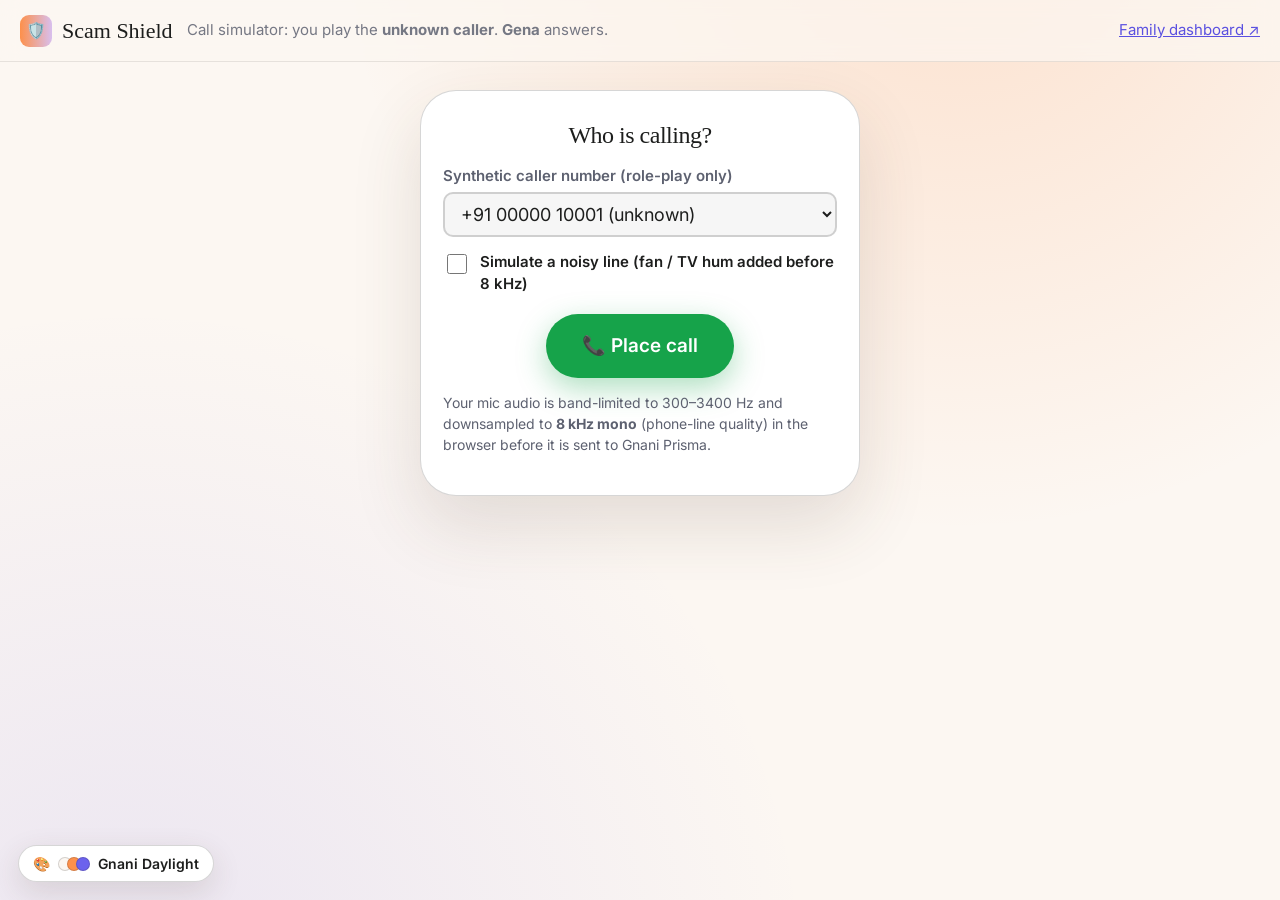
<file: static/caller.html>
<!doctype html>
<html lang="en">
<head>
<meta charset="utf-8">
<meta name="viewport" content="width=device-width, initial-scale=1">
<title>Scam Shield Caller</title>
<link rel="icon" href="data:image/svg+xml,<svg xmlns=%22http://www.w3.org/2000/svg%22 viewBox=%220 0 100 100%22><text y=%22.9em%22 font-size=%2290%22>📞</text></svg>">
<link rel="stylesheet" href="/static/style.css">
<link href="https://fonts.googleapis.com/css2?family=Plus+Jakarta+Sans:wght@400;600;700;800&family=Noto+Sans+Devanagari:wght@400;600&display=swap" rel="stylesheet">
<link rel="stylesheet" href="/static/caller.css">
<script src="/static/characters.js"></script>
<link rel="stylesheet" href="/static/theme.css">
<script src="/static/theme.js"></script>
</head>
<body class="dark-call">
<header class="top">
  <a href="/" class="brand"><span class="mark">🛡️</span> Scam Shield</a>
  <span class="sub">Call simulator: you play the <b>unknown caller</b>. <b>Gena</b> answers.</span>
  <a href="/dashboard" target="_blank" class="dash">Family dashboard ↗</a>
</header>
<main>
  <div class="phone">
    <section class="panel" id="setup">
      <h2>Who is calling?</h2>
      <label for="preset">Synthetic caller number (role-play only)</label>
      <select id="preset">
        <option value="+91 00000 10001">+91 00000 10001 (unknown)</option>
        <option value="+91 00000 10002">+91 00000 10002 (unknown)</option>
        <option value="+91 00000 10003">+91 00000 10003 (unknown)</option>
        <option value="+91 00000 20002">+91 00000 20002 (saved contact: Rohit)</option>
        <option value="custom">Custom…</option>
      </select>
      <input id="custom" placeholder="+91 00000 1xxxx" style="display:none;margin-top:8px">
      <label class="row" style="font-weight:600;color:inherit;flex-wrap:nowrap;align-items:flex-start;margin-top:14px"><input type="checkbox" id="noise" style="width:20px;height:20px;flex:none;margin-top:3px;accent-color:var(--accent)"> Simulate a noisy line (fan / TV hum added before 8 kHz)</label>
      <div class="row" style="margin-top:18px;justify-content:center"><button id="startBtn" class="callbtn">📞 Place call</button></div>
      <p class="small muted">Your mic audio is band-limited to 300–3400 Hz and downsampled to <b>8 kHz mono</b> (phone-line quality) in the browser before it is sent to Gnani Prisma.</p>
    </section>

    <section class="panel" id="call" style="display:none">
      <div class="callhead">
        <span class="gena-av" id="genaCall" style="width:64px;height:77px"></span>
        <div class="muted small">Connected to Gena, the Scam Shield assistant</div>
        <div class="num" id="num"></div>
        <div class="small muted" id="timer">00:00</div>
        <div class="small muted" id="agentLang"></div>
      </div>
      <div class="bubbles" id="bubbles"></div>
      <div class="status" id="status" role="status" aria-live="polite"></div>
      <button class="mic" id="micBtn" disabled><span style="font-size:34px">🎙️</span><span id="micLabel">Tap to speak</span></button>
      <details>
        <summary>No mic? Type the caller's line instead</summary>
        <div class="row" style="margin-top:8px">
          <input id="typed" placeholder="e.g. Main CBI se bol raha hoon…">
          <button class="ghost" id="sendTyped">Send</button>
        </div>
      </details>
      <div class="row" style="justify-content:center;margin-top:12px"><button class="ghost" id="againBtn" style="display:none">↻ New call</button></div>
      <section class="panel behind small" id="behind">
        <b>Behind the scenes (demo only, the caller never sees this)</b>
        <div id="audioInfo" class="muted">–</div>
        <div id="liveRisk"></div>
      </section>
    </section>
  </div>
</main>
<script>
const $ = id => document.getElementById(id);
let callId = null, step = null, done = false, t0 = 0, timerH = null;
let ctx = null, stream = null, proc = null, srcNode = null, chunks = [], recording = false, autoStop = null;
const player = new Audio();

(() => { const n = new URLSearchParams(location.search).get('n'); if (!n) return;
  const opt = [...$('preset').options].find(o => o.value === n);
  if (opt) $('preset').value = n; else { $('preset').value = 'custom'; $('custom').style.display = 'block'; $('custom').value = n; } })();
$('preset').onchange = () => { $('custom').style.display = $('preset').value === 'custom' ? 'block' : 'none'; };

function addBubble(who, text, sub) {
  const b = document.createElement('div');
  b.className = 'bubble ' + who;
  b.innerHTML = `<div class="who">${who === 'agent' ? 'Gena · Scam Shield assistant' : 'You (caller)'}</div><div></div>` + (sub ? `<div class="dev"></div>` : '');
  b.children[1].textContent = text;
  if (sub) b.children[2].textContent = sub;
  $('bubbles').appendChild(b);
  b.scrollIntoView({behavior: 'smooth', block: 'end'});
}
function setStatus(s) { $('status').textContent = s; }

function showRisk(r) {
  if (!r) return;
  const label = {red: '🔴 High risk', yellow: '🟡 Unclear', green: '🟢 Low risk'}[r.verdict] || r.verdict;
  $('liveRisk').innerHTML = `<span class="pill ${r.verdict}">${label}</span> <span></span>`;
  $('liveRisk').lastChild.textContent = r.reasons.length ? r.reasons.join(' + ') : 'no risk signals yet';
}

async function speak(p) {
  addBubble('agent', p.roman, p.sub);
  if (p.lang_name) $('agentLang').textContent = 'Gena is speaking ' + p.lang_name;
  $('micBtn').disabled = true;
  if (!p.audio_url) { setStatus('(Timbre audio unavailable, showing text)'); return; }
  setStatus('🔊 Gena is speaking…');
  player.src = p.audio_url;
  (window.__events = window.__events || []).push({t: Date.now(), kind: 'agent', url: p.audio_url});
  await new Promise(res => { player.onended = res; player.onerror = res; player.play().catch(res); });
}

async function afterPrompt(resp) {
  if (resp.transcript !== undefined) addBubble('caller', resp.transcript || '(nothing heard)');
  showRisk(resp.risk);
  if (resp.prompt) await speak(resp.prompt);
  if (resp.done) return endCall('Gena ended the call.');
  setStatus('Your turn: tap the mic and answer.');
  $('micBtn').disabled = false;
}

function endCall(msg) {
  done = true; clearInterval(timerH);
  $('micBtn').disabled = true; setStatus('📴 ' + msg);
  $('againBtn').style.display = 'inline-flex';
  if (stream) { stream.getTracks().forEach(t => t.stop()); stream = null; }
}

$('startBtn').onclick = async () => {
  const number = $('preset').value === 'custom' ? $('custom').value.trim() : $('preset').value;
  if (!number) return;
  // Unlock audio playback + mic with this user gesture.
  try { player.src = '[data-uri]'; await player.play(); } catch (e) {}
  try {
    stream = await navigator.mediaDevices.getUserMedia({audio: {channelCount: 1, echoCancellation: true, noiseSuppression: false, autoGainControl: true}});
    ctx = new (window.AudioContext || window.webkitAudioContext)();
  } catch (e) { stream = null; }
  $('setup').style.display = 'none'; $('call').style.display = 'block';
  $('num').textContent = number;
  t0 = Date.now(); timerH = setInterval(() => { const s = Math.floor((Date.now() - t0) / 1000); $('timer').textContent = String(Math.floor(s / 60)).padStart(2, '0') + ':' + String(s % 60).padStart(2, '0'); }, 500);
  if (!stream) setStatus('Mic unavailable, use the typed box below.');
  const res0 = await fetch('/api/call/start', {method: 'POST', headers: {'Content-Type': 'application/json'}, body: JSON.stringify({number})});
  const r = await res0.json().catch(() => ({}));
  if (!res0.ok) { setStatus('⚠️ ' + (r.detail || 'Could not start the call. Please try again.')); return; }
  callId = r.call_id;
  if (r.allow_listed) { addBubble('agent', 'Saved contact. Gena stays out of the way. Ringing the parent directly…'); return endCall('Connected to parent: saved contacts are never screened.'); }
  await afterPrompt(r);
};
$('againBtn').onclick = () => location.reload();
$('genaCall').innerHTML = window.Characters.shieldy('happy');

// ---------- recording: native-rate PCM -> (+noise) -> 300-3400 Hz -> 8 kHz mono WAV
$('micBtn').onclick = () => recording ? stopRec() : startRec();

function startRec() {
  if (!stream || done) return;
  if (ctx.state === 'suspended') ctx.resume();
  chunks = []; recording = true;
  srcNode = ctx.createMediaStreamSource(stream);
  proc = ctx.createScriptProcessor(4096, 1, 1);
  proc.onaudioprocess = e => { if (recording) chunks.push(new Float32Array(e.inputBuffer.getChannelData(0))); };
  srcNode.connect(proc); proc.connect(ctx.destination);
  $('micBtn').classList.add('rec'); $('micLabel').textContent = 'Tap to send';
  setStatus('🎙️ Listening… (max 25 s)');
  autoStop = setTimeout(stopRec, 25000);
}

function addNoise(x, sr) {
  // fan / TV-like: brown rumble + hiss + 150 Hz hum, at roughly 8 dB SNR
  let p = 0; for (const v of x) p += v * v; p = p / x.length + 1e-9;
  const n = new Float32Array(x.length); let b = 0, np = 0;
  for (let i = 0; i < x.length; i++) {
    const w = Math.random() * 2 - 1; b = 0.995 * b + 0.05 * w;
    n[i] = b * 3 + 0.4 * w + 0.3 * Math.sin(2 * Math.PI * 150 * i / sr); np += n[i] * n[i];
  }
  const g = Math.sqrt(p / Math.pow(10, 0.8) / (np / x.length + 1e-9));
  for (let i = 0; i < x.length; i++) x[i] += g * n[i];
  return x;
}

async function toPhoneWav(chunks, sr, noisy) {
  const len = chunks.reduce((a, c) => a + c.length, 0);
  let x = new Float32Array(len); let o = 0;
  for (const c of chunks) { x.set(c, o); o += c.length; }
  if (noisy) x = addNoise(x, sr);
  const outLen = Math.max(1, Math.ceil(len * 8000 / sr));
  const off = new OfflineAudioContext(1, outLen, 8000);   // browser resampler does anti-aliasing
  const buf = off.createBuffer(1, len, sr); buf.copyToChannel(x, 0);
  const s = off.createBufferSource(); s.buffer = buf;
  const hp = off.createBiquadFilter(); hp.type = 'highpass'; hp.frequency.value = 300;
  const lp = off.createBiquadFilter(); lp.type = 'lowpass'; lp.frequency.value = 3400;
  s.connect(hp); hp.connect(lp); lp.connect(off.destination); s.start();
  const y = (await off.startRendering()).getChannelData(0);
  // 16-bit PCM WAV
  const dv = new DataView(new ArrayBuffer(44 + y.length * 2));
  const w = (o, s) => { for (let i = 0; i < s.length; i++) dv.setUint8(o + i, s.charCodeAt(i)); };
  w(0, 'RIFF'); dv.setUint32(4, 36 + y.length * 2, true); w(8, 'WAVE'); w(12, 'fmt ');
  dv.setUint32(16, 16, true); dv.setUint16(20, 1, true); dv.setUint16(22, 1, true);
  dv.setUint32(24, 8000, true); dv.setUint32(28, 16000, true); dv.setUint16(32, 2, true); dv.setUint16(34, 16, true);
  w(36, 'data'); dv.setUint32(40, y.length * 2, true);
  for (let i = 0; i < y.length; i++) dv.setInt16(44 + i * 2, Math.max(-1, Math.min(1, y[i])) * 32767, true);
  return {blob: new Blob([dv], {type: 'audio/wav'}), seconds: y.length / 8000, srcRate: sr};
}

async function stopRec() {
  if (!recording) return;
  recording = false; clearTimeout(autoStop);
  try { srcNode.disconnect(); proc.disconnect(); } catch (e) {}
  $('micBtn').classList.remove('rec'); $('micLabel').textContent = 'Tap to speak';
  $('micBtn').disabled = true;
  await sendPhone(chunks, ctx.sampleRate, 'Mic');
}

// Shared by the mic and the demo-recording hook: same 8 kHz phone path into Prisma.
async function sendPhone(chunks, rate, srcLabel) {
  setStatus('⏳ Transcribing with Gnani Prisma…');
  const noisy = $('noise').checked;
  const {blob, seconds, srcRate} = await toPhoneWav(chunks, rate, noisy);
  const fd = new FormData(); fd.append('audio', blob, 'answer.wav');
  const t = performance.now();
  const res = await fetch(`/api/call/${callId}/answer`, {method: 'POST', body: fd});
  if (!res.ok) { const e = await res.json().catch(() => ({})); setStatus('⚠️ ' + (e.detail || 'Something went wrong. Please try again.')); $('micBtn').disabled = false; return; }
  const r = await res.json();
  $('audioInfo').textContent = `${srcLabel} ${srcRate / 1000} kHz → sent 8 kHz mono WAV, ${seconds.toFixed(1)} s${noisy ? ' + simulated noise' : ''} · Prisma round-trip ${((performance.now() - t) / 1000).toFixed(1)} s`;
  await afterPrompt(r);
}

// Demo-video hook: "speak" a pre-recorded caller clip (shows the mic live for the clip's length),
// then send it through the same 8 kHz -> Gnani Prisma path as a real mic recording.
window.__demoSay = async (url) => {
  const ac = ctx || new (window.AudioContext || window.webkitAudioContext)();
  const ab = await ac.decodeAudioData(await (await fetch(url)).arrayBuffer());
  (window.__events = window.__events || []).push({t: Date.now(), kind: 'caller', url});
  $('micBtn').classList.add('rec'); $('micLabel').textContent = 'Listening…'; setStatus('🎙️ Caller speaking…');
  await new Promise(r => setTimeout(r, ab.duration * 1000));
  $('micBtn').classList.remove('rec'); $('micLabel').textContent = 'Tap to speak'; $('micBtn').disabled = true;
  await sendPhone([ab.getChannelData(0)], ab.sampleRate, 'Caller audio');
};

$('sendTyped').onclick = async () => {
  const text = $('typed').value.trim(); if (!callId || done) return;
  $('typed').value = ''; $('micBtn').disabled = true; setStatus('⏳ Checking…');
  const res1 = await fetch(`/api/call/${callId}/answer_text`, {method: 'POST', headers: {'Content-Type': 'application/json'}, body: JSON.stringify({text})});
  const r = await res1.json().catch(() => ({}));
  if (!res1.ok) { setStatus('⚠️ ' + (r.detail || 'Something went wrong.')); $('micBtn').disabled = false; return; }
  $('audioInfo').textContent = 'Typed line (no STT)';
  await afterPrompt(r);
};
$('typed').addEventListener('keydown', e => { if (e.key === 'Enter') $('sendTyped').click(); });
</script>
</body>
</html>
</file>
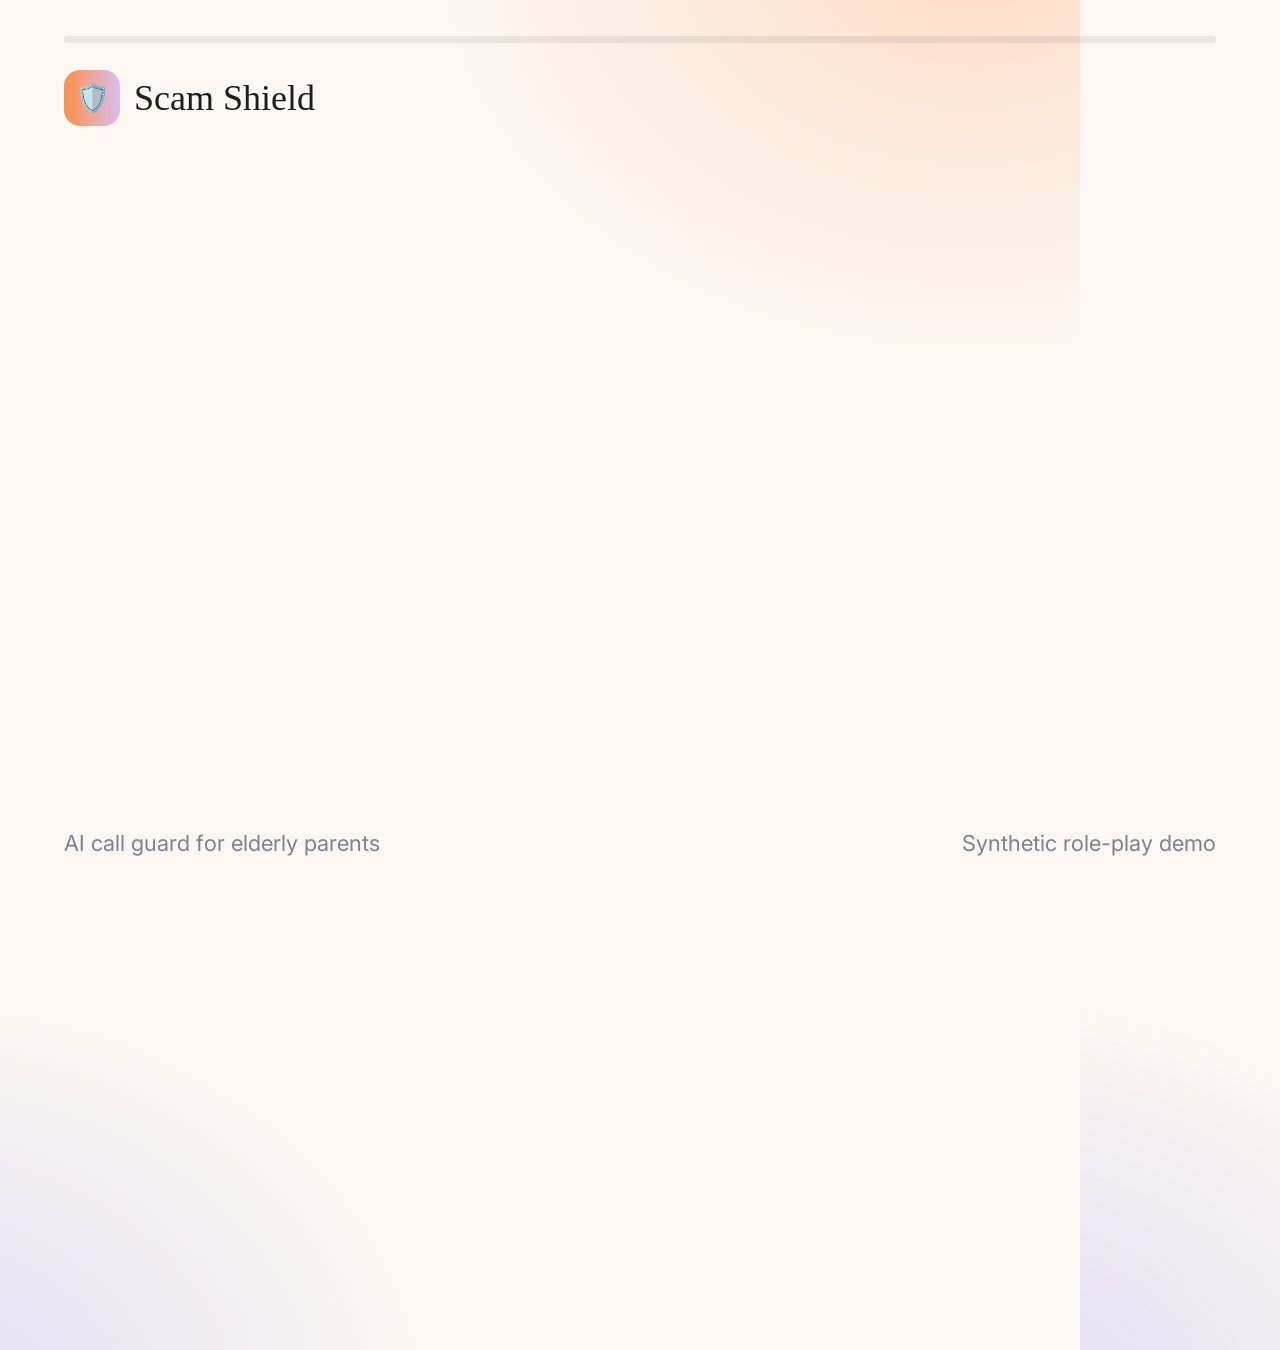
<file: static/linkedin.html>
<!doctype html>
<html lang="en" data-theme="gnani">
<head>
<meta charset="utf-8">
<title>Scam Shield LinkedIn stage</title>
<link rel="stylesheet" href="/static/theme.css">
<script src="/static/characters.js"></script>
<style>
/* 1080x1350 (4:5) stage used only to record the LinkedIn video */
html, body { margin: 0; width: 1080px; height: 1350px; overflow: hidden; font-family: var(--font-body); color: var(--ink);
  background: radial-gradient(900px 700px at 90% -5%, rgba(254,145,75,.28), transparent 60%), radial-gradient(900px 700px at -10% 105%, rgba(108,98,237,.20), transparent 60%), #fcf7f2; }
.brand { position: absolute; left: 64px; top: 70px; display: flex; align-items: center; gap: 14px; font-family: var(--font-display); font-size: 36px; z-index: 10; }
.brand span { width: 56px; height: 56px; border-radius: 16px; display: grid; place-items: center; background: var(--grad); font-size: 28px; }
.prog { position: absolute; left: 64px; right: 64px; top: 36px; height: 7px; border-radius: 9px; background: rgba(29,30,29,.08); overflow: hidden; z-index: 10; }
.prog i { display: block; height: 100%; width: 0; background: var(--grad); transition: width .4s linear; }
.foot { position: absolute; left: 64px; right: 64px; bottom: 44px; display: flex; justify-content: space-between; font-size: 22px; color: var(--faint); z-index: 10; }

.scene { position: absolute; inset: 150px 0 110px; opacity: 0; transform: translateY(24px); transition: opacity .55s ease, transform .55s ease; pointer-events: none; }
.scene.on { opacity: 1; transform: none; }
h1 { font-family: var(--font-display); font-weight: 400; font-size: 92px; line-height: 1.02; letter-spacing: -2px; margin: 0; }
h1 em, h2 em { font-style: normal; background: var(--grad-text); -webkit-background-clip: text; background-clip: text; color: transparent; }
h2 { font-family: var(--font-display); font-weight: 400; font-size: 70px; line-height: 1.05; letter-spacing: -1.5px; margin: 0; }
.sub { font-size: 38px; line-height: 1.3; color: var(--muted); margin: 22px 0 0; }
.pad { padding: 0 64px; }
.center { text-align: center; }

.actor { position: absolute; }
.actor svg { width: 100%; height: 100%; }
.chair { position: absolute; border-radius: 90px 90px 26px 26px; background: linear-gradient(180deg, #e9a37a, #d98b62); box-shadow: inset 0 -22px 0 rgba(0,0,0,.08); }
.floor { position: absolute; height: 28px; border-radius: 50%; background: rgba(29,30,29,.07); }
.bubble { position: absolute; padding: 20px 28px; border-radius: 30px; background: #fff; border: 3px solid #1d1e1d; font-size: 36px; font-weight: 700; color: #1d1e1d;
  box-shadow: 0 10px 0 rgba(29,30,29,.12); opacity: 0; transform: translateY(14px) scale(.9); transition: opacity .35s, transform .45s cubic-bezier(.2,1.5,.4,1); }
.bubble.show { opacity: 1; transform: none; }
.bubble.dark { background: #2a2e37; color: #fff; border-color: #2a2e37; }
.ring { position: absolute; font-size: 90px; animation: shake .3s ease-in-out infinite; }
.step { display: flex; align-items: center; gap: 30px; padding: 34px 36px; margin-top: 34px; border-radius: 34px; background: #fff; border: 2px solid rgba(29,30,29,.10);
  box-shadow: 0 14px 40px rgba(80,60,40,.10); opacity: 0; transform: translateX(-40px); transition: opacity .45s, transform .5s cubic-bezier(.2,1.3,.4,1); }
.step.show { opacity: 1; transform: none; }
.step .ic { flex: none; width: 104px; height: 104px; border-radius: 28px; display: grid; place-items: center; font-size: 56px; background: rgba(254,145,75,.14); }
.step b { display: block; font-size: 40px; line-height: 1.15; }
.step span { display: block; font-size: 30px; color: var(--muted); margin-top: 6px; }
.frame { position: absolute; left: 20px; right: 20px; border-radius: 26px; overflow: hidden; background: #000; border: 3px solid #1d1e1d; box-shadow: 0 30px 70px rgba(80,60,40,.25); }
.frame video { display: block; width: 100%; height: auto; }
.tag { display: inline-block; padding: 12px 24px; border-radius: 999px; background: #1d1e1d; color: #fff; font-size: 28px; font-weight: 700; }
.chips { display: flex; flex-wrap: wrap; gap: 14px; justify-content: center; margin-top: 30px; }
.chips span { padding: 14px 24px; border-radius: 999px; background: #fff; border: 2px solid rgba(29,30,29,.14); font-size: 30px; font-weight: 600; }

.ch .blink { animation: blink 3.6s infinite; transform-box: fill-box; transform-origin: center; }
.ch .breathe { animation: breathe 3s ease-in-out infinite; transform-box: fill-box; transform-origin: bottom center; }
.ch .bob { animation: bobbing 2.2s ease-in-out infinite; }
.ch .steam { animation: steam 2s ease-in-out infinite; opacity: .8; } .ch .steam.s2 { animation-delay: .7s; }
.ch .talk { animation: talk .28s ease-in-out infinite alternate; transform-box: fill-box; transform-origin: center; }
.ch .ring { animation: shake .3s ease-in-out infinite; transform-box: fill-box; transform-origin: center; font-size: inherit; position: static; }
.ch .drop { animation: drip 1.4s ease-in infinite; }
.dropin { animation: dropin .9s cubic-bezier(.2,1.5,.4,1) both; }
.slink { animation: slink 3s .6s ease-in forwards; }
@keyframes blink { 0%, 92%, 100% { transform: scaleY(1); } 95% { transform: scaleY(.1); } }
@keyframes breathe { 50% { transform: scale(1.015, .99); } }
@keyframes bobbing { 50% { transform: translateY(-10px); } }
@keyframes steam { 0% { transform: translateY(4px); opacity: 0; } 40% { opacity: .8; } 100% { transform: translateY(-10px); opacity: 0; } }
@keyframes talk { from { transform: scaleY(.35); } to { transform: scaleY(1.1); } }
@keyframes shake { 0%, 100% { transform: rotate(0); } 25% { transform: rotate(-10deg); } 75% { transform: rotate(10deg); } }
@keyframes drip { 0% { transform: translateY(0); opacity: 1; } 100% { transform: translateY(30px); opacity: 0; } }
@keyframes dropin { 0% { opacity: 0; transform: translateY(-420px) scale(.6); } 100% { opacity: 1; transform: none; } }
@keyframes slink { to { transform: translateX(-180px) scale(.8); opacity: .3; } }
/* multilingual chat */
.chatbox { position: absolute; left: 40px; right: 40px; bottom: 10px; border-radius: 40px; background: #0f1220; border: 3px solid #1d1e1d; overflow: hidden;
  display: flex; flex-direction: column; box-shadow: 0 30px 70px rgba(80,60,40,.25); }
.chat-head { display: flex; align-items: center; gap: 18px; padding: 22px 28px; background: #171b2c; color: #fff; font-size: 26px; }
.chat-head .mav { width: 70px; height: 84px; flex: none; } .chat-head .mav svg { width: 100%; height: 100%; }
.chat-head .who2 span { color: #a9b0c6; font-size: 22px; }
.langchip { margin-left: auto; padding: 12px 20px; border-radius: 999px; background: linear-gradient(90deg, #fd904b, #a99cf0); color: #1d1e1d; font-weight: 800; font-size: 26px; white-space: nowrap; transition: transform .3s; }
.langchip.pop { animation: chip .5s cubic-bezier(.2,1.6,.4,1); }
@keyframes chip { from { transform: scale(.7); } }
.chat-feed { flex: 1; display: flex; flex-direction: column; justify-content: flex-end; gap: 18px; padding: 26px; overflow: hidden; }
.cb { max-width: 84%; padding: 18px 24px; border-radius: 28px; font-size: 34px; line-height: 1.3; opacity: 0; transform: translateY(16px); transition: opacity .35s, transform .4s cubic-bezier(.2,1.3,.4,1); }
.cb.show { opacity: 1; transform: none; }
.cb .lbl { font-size: 20px; font-weight: 800; letter-spacing: 1px; text-transform: uppercase; opacity: .7; margin-bottom: 4px; }
.cb .sub2 { font-size: 24px; opacity: .65; margin-top: 6px; }
.cb.gena { align-self: flex-start; background: rgba(169,156,240,.18); border: 2px solid rgba(169,156,240,.45); color: #e9e6ff; border-bottom-left-radius: 8px; }
.cb.caller { align-self: flex-end; background: #2a2e37; color: #fff; border-bottom-right-radius: 8px; }
.cb.verdict { align-self: center; background: rgba(255,90,95,.16); border: 2px solid rgba(255,90,95,.6); color: #ffb3b5; font-weight: 800; text-align: center; }
.cb.verdict.green { background: rgba(54,217,138,.14); border-color: rgba(54,217,138,.55); color: #a6f0c7; }
#s-papa .cb.caller { font-size: 36px; }
.relayarrow { font-size: 34px; color: var(--muted); }
/* dashboard summary card */
.dcard2 { position: absolute; left: 40px; right: 40px; border-radius: 34px; background: #fff; border: 2px solid rgba(217,45,32,.35); box-shadow: 0 30px 70px rgba(80,60,40,.18); padding: 30px 34px; overflow: hidden; }
.dcard2::before { content: ""; position: absolute; left: 0; top: 0; bottom: 0; width: 10px; background: #d92d20; }
.dtop { display: flex; align-items: center; gap: 14px; font-size: 26px; color: var(--muted); padding-bottom: 18px; border-bottom: 2px solid rgba(29,30,29,.08); margin-bottom: 20px; }
.dmini { width: 46px; height: 55px; } .dmini svg { width: 100%; height: 100%; }
.drow { display: flex; align-items: center; gap: 18px; }
.dpill { padding: 8px 18px; border-radius: 999px; background: rgba(217,45,32,.1); border: 2px solid rgba(217,45,32,.45); color: #b42318; font-weight: 800; font-size: 28px; }
.dnum { font-weight: 800; font-size: 36px; } .dwhen { margin-left: auto; color: var(--faint); font-size: 24px; }
.dreasons { font-weight: 800; font-size: 34px; margin: 18px 0 10px; line-height: 1.25; }
.dlang { display: inline-block; font-size: 26px; font-weight: 600; color: var(--muted); padding: 8px 16px; border-radius: 12px; background: rgba(108,98,237,.08); }
.dsum { margin-top: 24px; padding: 24px 26px; border-radius: 24px; background: rgba(7,148,85,.06); border: 2px solid rgba(7,148,85,.25); font-size: 33px; line-height: 1.45; }
.dsumh { font-size: 24px; font-weight: 800; color: #067647; margin-bottom: 10px; display: flex; align-items: center; gap: 10px; }
.eq2 { display: inline-flex; gap: 4px; align-items: flex-end; height: 24px; } .eq2 i { width: 5px; background: #067647; border-radius: 3px; animation: eq2 .8s infinite ease-in-out; }
.eq2 i:nth-child(2) { animation-delay: .2s; } .eq2 i:nth-child(3) { animation-delay: .4s; }
@keyframes eq2 { 0%, 100% { height: 6px; } 50% { height: 24px; } }
/* how-it-works flow */
.flow { position: absolute; left: 50px; right: 50px; display: flex; flex-direction: column; align-items: stretch; }
.frow { display: flex; align-items: center; gap: 24px; padding: 22px 26px; border-radius: 30px; background: #fff; border: 2px solid rgba(29,30,29,.12);
  box-shadow: 0 14px 40px rgba(80,60,40,.10); opacity: 0; transform: translateY(20px); transition: opacity .45s, transform .5s cubic-bezier(.2,1.3,.4,1); }
.frow.show, .farrow.show { opacity: 1; transform: none; }
.frow b { display: block; font-size: 38px; line-height: 1.15; } .frow span { display: block; font-size: 27px; color: var(--muted); margin-top: 6px; line-height: 1.3; }
.fic { flex: none; width: 96px; height: 96px; border-radius: 26px; display: grid; place-items: center; font-size: 54px; background: rgba(29,30,29,.05); }
.fav svg { width: 80px; height: 96px; }
.frow.gena { border-color: rgba(108,98,237,.45); background: linear-gradient(90deg, rgba(254,145,75,.10), rgba(108,98,237,.10)); }
.frow.dash { border-color: rgba(7,148,85,.35); } .frow.papa { border-color: rgba(254,145,75,.45); }
.farrow { text-align: center; font-size: 40px; color: var(--faint); margin: 4px 0; opacity: 0; transition: opacity .4s; }
.fsplit { display: grid; grid-template-columns: 1.25fr 1fr; gap: 20px; }
.fsplit .frow { flex-direction: column; align-items: flex-start; gap: 10px; }
.fsplit .fic { width: 80px; height: 80px; font-size: 44px; }
</style>
</head>
<body>
<div class="prog"><i id="prog"></i></div>
<div class="brand"><span>🛡️</span>Scam Shield</div>
<div class="foot"><span>AI call guard for elderly parents</span><span>Synthetic role-play demo</span></div>

<!-- 1. hook -->
<section class="scene" id="s-hook">
  <div class="pad"><h1>Every day, scammers call <em>our parents.</em></h1></div>
  <div class="floor" style="left:180px;right:180px;bottom:40px"></div>
  <div class="chair" style="left:270px;width:540px;height:430px;bottom:44px"></div>
  <div class="actor" id="hookPapa" style="left:320px;bottom:48px;width:440px;height:528px"></div>
  <div class="ring" style="left:150px;bottom:470px">📞</div>
  <div class="ring" style="right:150px;bottom:560px;animation-delay:.15s">📳</div>
</section>

<!-- 2. the scripts -->
<section class="scene" id="s-scripts">
  <div class="actor" id="scamActor" style="left:40px;top:300px;width:400px;height:480px"></div>
  <div class="bubble dark" id="b1" style="left:400px;top:170px">“CBI se bol raha hoon…”</div>
  <div class="bubble dark" id="b2" style="left:450px;top:320px">“Parcel mein drugs mile hain”</div>
  <div class="bubble dark" id="b3" style="left:410px;top:470px">“Beta ka accident, paise bhejo”</div>
  <div class="bubble dark" id="b4" style="left:480px;top:620px">“Bas OTP bata dijiye”</div>
  <div class="pad" style="position:absolute;bottom:20px;left:0;right:0">
    <h2>Fake police. Fake relatives. Fake bank calls.</h2>
    <p class="sub">Every script is built on <b>panic</b>, and on reaching Papa directly.</p>
  </div>
</section>

<!-- 3. meet Scam Shield -->
<section class="scene center" id="s-meet">
  <div class="actor" id="meetShield" style="left:310px;top:20px;width:460px;height:552px"></div>
  <div class="pad" style="position:absolute;top:620px;left:0;right:0">
    <h1>Meet <em>Gena.</em></h1>
    <p class="sub">The Scam Shield assistant that answers unknown calls <b>before Papa does.</b></p>
  </div>
</section>

<!-- 4. how it protects -->
<section class="scene" id="s-steps">
  <div class="pad">
    <h2>How it protects Papa</h2>
    <div class="step" id="st1"><div class="ic">🎙️</div><div><b>Gena answers first, and asks</b><span>Who are you? From where? Why are you calling?</span></div></div>
    <div class="step" id="st2"><div class="ic">🔎</div><div><b>Spots the scam script</b><span>OTP requests, police threats, secrecy, money demands</span></div></div>
    <div class="step" id="st3"><div class="ic">📵</div><div><b>Ends scam calls, alerts family</b><span>Papa is never connected. You get the reasons.</span></div></div>
    <div class="step" id="st4"><div class="ic">🔊</div><div><b>Relays safe messages</b><span>Read to Papa in the family's own language</span></div></div>
  </div>
  <div class="actor" id="stepShield" style="right:30px;top:-130px;width:170px;height:204px"></div>
</section>

<!-- 5. proof -->
<section class="scene" id="s-proof">
  <div class="pad"><span class="tag" id="proofTag">● Real demo</span><h2 id="proofH" style="margin-top:22px">A fake CBI call, <em>stopped in seconds.</em></h2></div>
  <div class="frame" style="top:330px"><video id="foot" muted playsinline preload="auto"></video></div>
  <div class="pad" style="position:absolute;top:950px;left:0;right:0"><p class="sub" id="proofSub" style="font-size:42px;color:var(--ink2)">Gnani Prisma transcribes the caller from 8 kHz phone-line audio.</p></div>
</section>

<!-- F. how it works: the two sides of Scam Shield -->
<section class="scene" id="s-flow">
  <div class="pad"><span class="tag">How it works</span><h2 style="margin-top:20px">Two sides: <em>Papa's phone line</em> and <em>your dashboard.</em></h2></div>
  <div class="flow" style="top:290px">
    <div class="frow" id="f1"><div class="fic">📞</div><div><b>An unknown number calls Papa</b><span>Scammer, courier, anyone not in his contacts</span></div></div>
    <div class="farrow" id="fa1">⬇</div>
    <div class="frow gena" id="f2"><div class="fic fav" id="fGena"></div><div><b>Gena answers on Papa's line</b><span>Asks who, from where, why, in the caller's language, and spots scam scripts</span></div></div>
    <div class="farrow" id="fa2">⬇</div>
    <div class="fsplit">
      <div class="frow dash" id="f3"><div class="fic">📱</div><div><b>You: Family Dashboard</b><span>Every call: verdict, reasons, transcript + Gena's spoken summary</span></div></div>
      <div class="frow papa" id="f4"><div class="fic">👴</div><div><b>Papa</b><span>Only safe messages, read in his own language</span></div></div>
    </div>
  </div>
</section>

<!-- M. multilingual live call (real Prisma transcripts + Timbre voices) -->
<section class="scene" id="s-multi">
  <div class="pad"><span class="tag" id="mTag">📞 On Papa's phone line · Gena answering</span><h2 id="mH" style="margin-top:20px"></h2></div>
  <div class="chatbox" style="top:300px">
    <div class="chat-head"><span class="mav" id="mGena"></span><div class="who2"><b>Gena</b> · answering for Sharma ji<br><span id="mNum">Unknown caller</span></div>
      <span class="langchip" id="mLang"></span></div>
    <div class="chat-feed" id="mFeed"></div>
  </div>
</section>

<!-- D. family dashboard: Gena's spoken summary in the family's language -->
<section class="scene" id="s-dash">
  <div class="pad"><span class="tag">📱 On your phone · Family Dashboard</span><h2 style="margin-top:20px">Gena tells you what happened, <em>in your language.</em></h2>
    <p class="sub" style="margin-top:14px;font-size:32px">Every call she screened: verdict, reasons, full transcript, and a spoken summary.</p></div>
  <div class="dcard2" style="top:420px">
    <div class="dtop"><span class="dmini" id="dGena"></span><b>Family Dashboard</b>&nbsp;· Gena is guarding calls for <b>Sharma ji</b></div>
    <div class="drow"><span class="dpill">🔴 High risk</span><span class="dnum" id="dNum"></span><span class="dwhen">just now</span></div>
    <div class="dreasons" id="dReasons"></div>
    <div class="dlang" id="dLang"></div>
    <div class="dsum"><div class="dsumh"><span class="eq2"><i></i><i></i><i></i></span>🗣 Gena's summary · <b id="dSumLang"></b></div><div id="dSum"></div></div>
  </div>
</section>

<!-- P. relay to Papa in the family's language -->
<section class="scene" id="s-papa">
  <div class="pad"><h2>And Papa always hears <em>his own language.</em></h2></div>
  <div class="cb caller show" style="position:absolute;top:250px;right:60px;max-width:820px"><div class="lbl">A genuine courier · spoke English to Gena</div><div id="pCaller"></div></div>
  <div class="relayarrow" style="position:absolute;top:470px;left:0;right:0;text-align:center">⬇ Gena relays it in <b id="pLangName">हिन्दी</b></div>
  <div class="chair" style="left:60px;width:400px;height:320px;bottom:30px"></div>
  <div class="actor" id="pPapa" style="left:90px;bottom:34px;width:330px;height:396px"></div>
  <div class="bubble show" id="pRelay" style="right:50px;left:470px;bottom:250px;white-space:normal;font-size:34px;line-height:1.35"></div>
  <div style="position:absolute;right:60px;bottom:170px;font-size:26px;color:var(--muted)">🔊 Read aloud by Gnani Timbre</div>
</section>

<!-- 6. safe when wrong -->
<section class="scene" id="s-safe">
  <div class="pad"><h2>If it's ever unsure, a genuine caller <em>just leaves a message.</em></h2></div>
  <div class="floor" style="left:120px;right:120px;bottom:180px"></div>
  <div class="actor" id="safeScam" style="left:40px;bottom:184px;width:260px;height:312px"></div>
  <div class="chair" style="right:110px;width:420px;height:330px;bottom:184px"></div>
  <div class="actor" id="safePapa" style="right:150px;bottom:188px;width:340px;height:408px"></div>
  <div class="bubble" id="chaiB" style="right:150px;bottom:610px">Chai in peace ☕</div>
  <div class="chips" style="position:absolute;bottom:20px;left:40px;right:40px"><span>7 Indian languages</span><span>📶 8 kHz phone audio</span><span>🔎 Explainable alerts</span></div>
</section>

<!-- 7. end card -->
<section class="scene center" id="s-end">
  <div class="actor" id="endShield" style="left:390px;top:30px;width:300px;height:360px"></div>
  <div class="pad" style="position:absolute;top:440px;left:0;right:0">
    <h1 style="font-size:84px">So our parents never face scammers <em>alone.</em></h1>
    <p class="sub" style="margin-top:28px">If it's ever unsure, a genuine caller just leaves a message.</p>
    <p class="sub" style="margin-top:14px">Built on <b>Gnani Prisma</b> (speech-to-text) + <b>Timbre</b> (text-to-speech)</p>
    <p class="sub" id="endLink" style="display:none;margin-top:18px;font-size:34px"><span class="tag" style="font-size:30px">▶ Try it live: scam-shield-zeta-three.vercel.app</span></p>
    <p class="sub" style="font-size:30px;color:var(--faint)">#GnaniAI #GreatIndianAIInternshipChallenge</p>
  </div>
</section>

<script>
const C = window.Characters, $ = id => document.getElementById(id);
const put = (id, svg) => { $(id).innerHTML = svg; };
put('hookPapa', C.papa('calm'));
put('scamActor', C.scammer('talk'));
put('stepShield', C.shieldy('happy'));
put('endShield', C.shieldy('happy'));
window.showLink = () => { $('endLink').style.display = 'block'; };
window.go = (id, progress) => {
  document.querySelectorAll('.scene').forEach(s => s.classList.toggle('on', s.id === 's-' + id));
  if (progress != null) $('prog').style.width = progress + '%';
  if (id === 'meet') { $('meetShield').innerHTML = ''; requestAnimationFrame(() => { put('meetShield', C.shieldy('happy')); $('meetShield').classList.remove('dropin'); void $('meetShield').offsetWidth; $('meetShield').classList.add('dropin'); }); }
  if (id === 'safe') { put('safeScam', C.scammer('sad')); $('safeScam').classList.add('slink'); put('safePapa', C.papa('chai')); setTimeout(() => $('chaiB').classList.add('show'), 900); }
};
window.bubble = n => $('b' + n).classList.add('show');
window.step = n => $('st' + n).classList.add('show');
window.footage = (src, start, tag, h, sub) => new Promise(res => {
  const v = $('foot');
  $('proofTag').textContent = tag; $('proofH').innerHTML = h; $('proofSub').innerHTML = sub;
  v.src = src;
  v.onloadedmetadata = () => { v.currentTime = start; };
  v.onseeked = () => { v.onseeked = null; v.play().then(() => res(Date.now())); };
});
window.stopFootage = () => $('foot').pause();
// multilingual chat helpers
put('mGena', C.shieldy('happy'));
const esc = t => String(t || '').replace(/[&<>]/g, c => ({'&': '&amp;', '<': '&lt;', '>': '&gt;'}[c]));
window.chatReset = (h, num, langLabel) => { $('mH').innerHTML = h; $('mNum').textContent = num; $('mFeed').innerHTML = ''; chatLang(langLabel); };
window.chatLang = label => { const c = $('mLang'); c.textContent = label; c.classList.remove('pop'); void c.offsetWidth; c.classList.add('pop'); };
window.chatAdd = (who, label, text, sub) => {
  const d = document.createElement('div'); d.className = 'cb ' + who;
  d.innerHTML = `<div class="lbl">${esc(label)}</div><div>${esc(text)}</div>` + (sub ? `<div class="sub2">${esc(sub)}</div>` : '');
  const f = $('mFeed'); f.appendChild(d); while (f.children.length > 4) f.removeChild(f.firstChild);
  requestAnimationFrame(() => d.classList.add('show'));
};
put('fGena', C.shieldy('happy'));
window.flowStep = n => { [['f1'], ['fa1', 'f2'], ['fa2', 'f3'], ['f4']][n - 1].forEach(id => $(id).classList.add('show')); };
window.dashSummary = (num, reasons, langLine, sumText, sumLang) => {
  put('dGena', C.shieldy('happy'));
  $('dNum').textContent = num; $('dReasons').textContent = reasons; $('dLang').textContent = langLine;
  $('dSum').textContent = sumText; $('dSumLang').textContent = sumLang;
};
window.papaRelay = (callerText, relayText, langName) => {
  $('pCaller').textContent = '“' + callerText + '”'; $('pRelay').textContent = relayText; $('pLangName').textContent = langName;
  put('pPapa', C.papa('happy'));
};
</script>
</body>
</html>
</file>
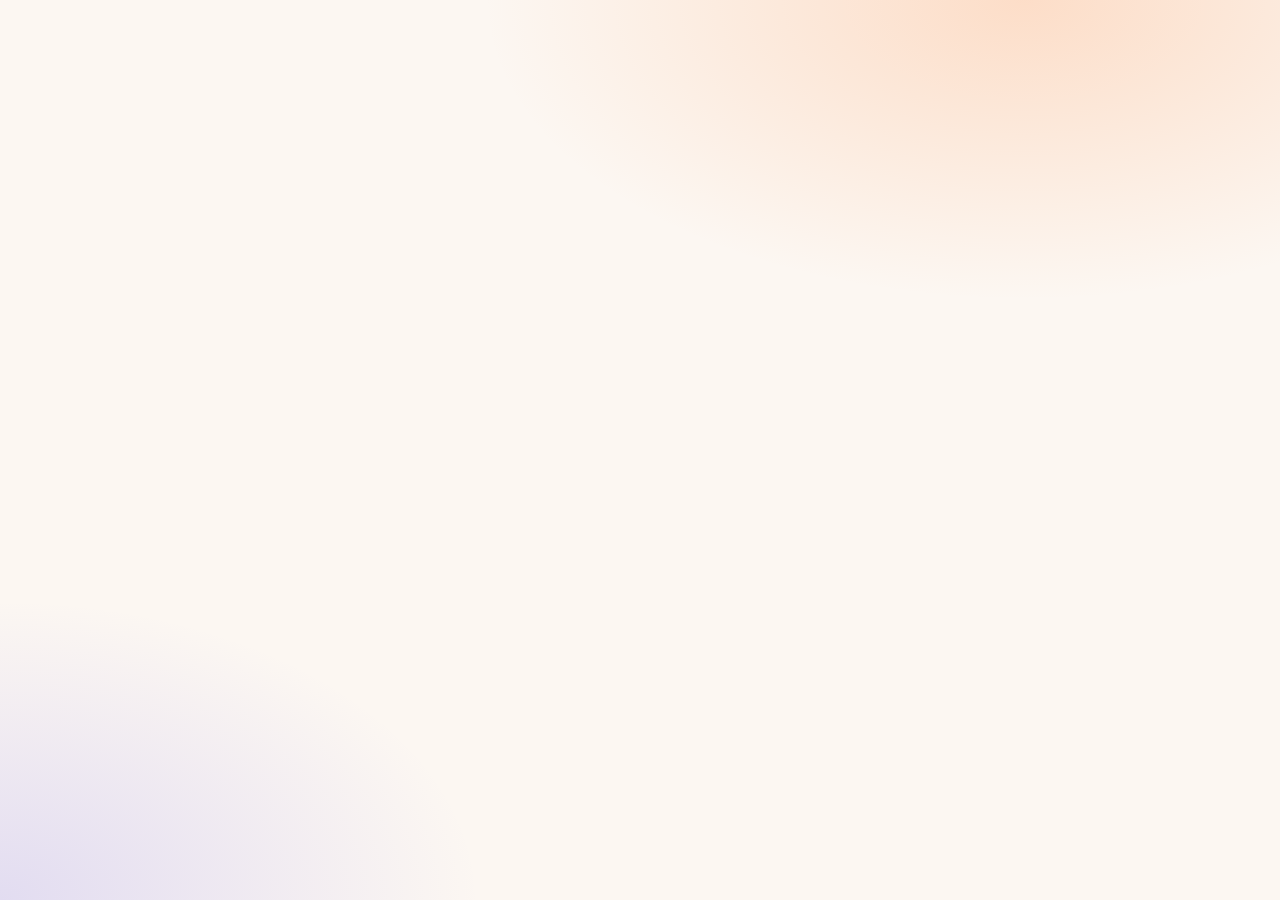
<file: static/record.html>
<!doctype html>
<html lang="en" data-theme="gnani">
<head>
<meta charset="utf-8">
<title>Scam Shield demo stage</title>
<link rel="stylesheet" href="/static/theme.css">
<script src="/static/characters.js"></script>
<style>
/* 1280x720 stage used only to record the demo video */
html, body { margin: 0; width: 1280px; height: 720px; overflow: hidden; background: var(--bg); font-family: var(--font-body); color: var(--ink); }
.top { position: absolute; left: 0; right: 0; top: 0; height: 46px; display: flex; align-items: center; gap: 10px; padding: 0 20px; border-bottom: 1px solid var(--line); background: #fff; }
.top .mark { width: 28px; height: 28px; border-radius: 8px; display: grid; place-items: center; background: var(--grad); font-size: 14px; }
.top b { font-family: var(--font-display); font-weight: 400; font-size: 21px; }
.top .tag { margin-left: auto; font-size: 13px; color: var(--muted); }
.lbl { position: absolute; top: 54px; font-size: 11.5px; font-weight: 700; letter-spacing: .8px; text-transform: uppercase; color: var(--faint); }
iframe { position: absolute; top: 74px; border: 1px solid var(--line2); border-radius: 14px; background: var(--bg); }
#caller { left: 14px; width: 440px; height: 520px; }
#dash { left: 466px; width: 800px; height: 520px; }

/* caption bar with a reacting character */
.cap { position: absolute; left: 14px; right: 14px; bottom: 12px; height: 108px; border-radius: 16px; background: #14151c; color: #fff;
  display: flex; align-items: center; gap: 18px; padding: 0 26px 0 14px; box-shadow: 0 12px 30px rgba(0,0,0,.18); }
.cap .av { position: relative; flex: none; width: 92px; height: 92px; border-radius: 18px; background: linear-gradient(160deg, #fff6ee, #ece8ff); overflow: hidden; }
.cap .av svg { position: absolute; left: 6px; top: 4px; width: 80px; height: 96px; }
.cap .av.pop { animation: pop .45s cubic-bezier(.2,1.6,.4,1); }
.cap .n { position: absolute; right: 4px; top: 4px; width: 26px; height: 26px; border-radius: 50%; display: grid; place-items: center; background: var(--grad); color: #1d1e1d; font-weight: 800; font-size: 14px; }
.cap .t { font-size: 25px; font-weight: 700; line-height: 1.25; letter-spacing: -.2px; }
.cap .t small { display: block; font-size: 17px; font-weight: 500; color: #c9c6d6; margin-top: 3px; }

/* full-screen story cards */
.card { position: absolute; inset: 0; z-index: 5; display: flex; flex-direction: column; align-items: center; justify-content: center; text-align: center; gap: 12px;
  background: radial-gradient(900px 500px at 80% 0%, rgba(254,145,75,.25), transparent 60%), radial-gradient(800px 500px at 0% 100%, rgba(108,98,237,.18), transparent 60%), var(--bg);
  transition: opacity .6s; }
.card.off { opacity: 0; pointer-events: none; }
.card h1 { font-family: var(--font-display); font-weight: 400; font-size: 50px; line-height: 1.05; margin: 0; max-width: 1100px; letter-spacing: -1px; }
.card h1 em { font-style: normal; background: var(--grad-text); -webkit-background-clip: text; background-clip: text; color: transparent; }
.card p { font-size: 21px; color: var(--muted); margin: 0; max-width: 900px; }
.card .chips { display: flex; gap: 10px; margin-top: 4px; }
.card .chips span { padding: 7px 15px; border-radius: 999px; background: #fff; border: 1px solid var(--line2); font-size: 17px; font-weight: 600; }

.story { position: relative; width: 1100px; height: 330px; margin-bottom: 6px; }
.actor { position: absolute; bottom: 0; width: 230px; height: 276px; }
.actor svg { width: 100%; height: 100%; }
.floor { position: absolute; left: 60px; right: 60px; bottom: 6px; height: 18px; border-radius: 50%; background: rgba(29,30,29,.07); }
.chair { position: absolute; bottom: 0; width: 290px; height: 200px; border-radius: 60px 60px 18px 18px; background: linear-gradient(180deg, #e9a37a, #d98b62); box-shadow: inset 0 -16px 0 rgba(0,0,0,.08); }
.bubble { position: absolute; padding: 12px 18px; border-radius: 20px; background: #fff; border: 2px solid #1d1e1d; font-size: 21px; font-weight: 700; color: #1d1e1d;
  box-shadow: 0 8px 0 rgba(29,30,29,.12); white-space: nowrap; opacity: 0; animation: bub .5s cubic-bezier(.2,1.5,.4,1) forwards; }
.bubble::after { content: ""; position: absolute; bottom: -12px; width: 20px; height: 20px; background: #fff; border-right: 2px solid #1d1e1d; border-bottom: 2px solid #1d1e1d; transform: rotate(45deg); }
.bubble.l::after { left: 28px; } .bubble.r::after { right: 28px; } .bubble.c::after { left: calc(50% - 10px); }
.bubble.dark { background: #2a2e37; color: #fff; border-color: #2a2e37; } .bubble.dark::after { background: #2a2e37; border-color: #2a2e37; }
.rings { position: absolute; font-size: 34px; opacity: 0; animation: bub .4s .2s forwards, shake .35s .6s 6; }
.enter { animation: rise .6s cubic-bezier(.2,1.4,.4,1) both; }
.drop-in { animation: dropin .8s cubic-bezier(.2,1.5,.4,1) both; }
.slink { animation: slink 2.6s .8s ease-in forwards; }

/* character life */
.ch .blink { animation: blink 3.6s infinite; transform-box: fill-box; transform-origin: center; }
.ch .breathe { animation: breathe 3s ease-in-out infinite; transform-box: fill-box; transform-origin: bottom center; }
.ch .bob { animation: bobbing 2.2s ease-in-out infinite; }
.ch .steam { animation: steam 2s ease-in-out infinite; opacity: .8; } .ch .steam.s2 { animation-delay: .7s; }
.ch .talk { animation: talk .28s ease-in-out infinite alternate; transform-box: fill-box; transform-origin: center; }
.ch .ring { animation: shake .3s ease-in-out infinite; transform-box: fill-box; transform-origin: center; }
.ch .fume { animation: fume .6s ease-in-out infinite alternate; }
.ch .drop { animation: drip 1.4s ease-in infinite; }
@keyframes blink { 0%, 92%, 100% { transform: scaleY(1); } 95% { transform: scaleY(.1); } }
@keyframes breathe { 50% { transform: scale(1.015, .99); } }
@keyframes bobbing { 50% { transform: translateY(-7px); } }
@keyframes steam { 0% { transform: translateY(4px); opacity: 0; } 40% { opacity: .8; } 100% { transform: translateY(-10px); opacity: 0; } }
@keyframes talk { from { transform: scaleY(.35); } to { transform: scaleY(1.1); } }
@keyframes shake { 0%, 100% { transform: rotate(0); } 25% { transform: rotate(-8deg); } 75% { transform: rotate(8deg); } }
@keyframes fume { to { transform: translateY(-5px); } }
@keyframes drip { 0% { transform: translateY(0); opacity: 1; } 100% { transform: translateY(26px); opacity: 0; } }
@keyframes bub { from { opacity: 0; transform: translateY(10px) scale(.85); } to { opacity: 1; transform: none; } }
@keyframes rise { from { opacity: 0; transform: translateY(40px); } }
@keyframes dropin { 0% { opacity: 0; transform: translateY(-220px) scale(.6); } 100% { opacity: 1; transform: none; } }
@keyframes pop { from { transform: scale(.7); } }
@keyframes slink { to { transform: translateX(-140px) scale(.82); opacity: .35; } }
</style>
</head>
<body>
<div class="top"><span class="mark">🛡️</span><b>Scam Shield</b><span class="tag">Live demo · real Gnani Prisma (8 kHz) + Timbre · synthetic role-play calls</span></div>
<div class="lbl" style="left:16px">📞 The caller's phone</div>
<div class="lbl" style="left:468px">🛡️ The son/daughter's dashboard</div>
<iframe id="caller" src="about:blank" allow="autoplay; microphone"></iframe>
<iframe id="dash" src="about:blank" allow="autoplay"></iframe>
<div class="cap"><div class="av" id="capAv"><span class="n" id="capN">▶</span></div><div class="t" id="capT"></div></div>
<div class="card" id="card"><div class="story" id="story"></div><h1 id="cardH"></h1><p id="cardP"></p><div class="chips" id="cardC"></div></div>
<script>
const C = window.Characters;
const STORIES = {
  intro: () => `
    <div class="floor"></div>
    <div class="actor enter" style="left:70px">${C.scammer('talk')}</div>
    <div class="bubble dark l" style="left:40px;top:0;animation-delay:.3s">“Hello uncle, CBI se…”</div>
    <div class="rings" style="left:330px;top:120px">📞</div>
    <div class="chair" style="right:70px"></div>
    <div class="actor enter" style="right:100px;animation-delay:.15s">${C.papa('chai')}</div>
    <div class="actor drop-in" style="left:calc(50% - 105px);width:210px;height:250px;animation-delay:1.3s">${C.shieldy('happy')}</div>
    <div class="bubble c" style="left:calc(50% - 175px);top:-34px;animation-delay:2.1s">Unknown number? Main sambhal lungi! 🛡️</div>`,
  outro: () => `
    <div class="floor"></div>
    <div class="actor slink" style="left:70px">${C.scammer('sad')}</div>
    <div class="bubble dark l" style="left:100px;top:20px;animation-delay:.4s">“Not again…”</div>
    <div class="actor enter" style="left:calc(50% - 105px);width:210px;height:250px">${C.shieldy('happy')}</div>
    <div class="chair" style="right:70px"></div>
    <div class="actor enter" style="right:100px">${C.papa('chai')}</div>
    <div class="bubble r" style="right:110px;top:0;animation-delay:.9s">Chai in peace ☕</div>`,
};
window.setCap = (n, html, who, mood) => {
  document.getElementById('capT').innerHTML = html;
  const av = document.getElementById('capAv');
  av.innerHTML = C.render(who || 'shieldy', mood) + `<span class="n">${n}</span>`;
  av.classList.remove('pop'); void av.offsetWidth; av.classList.add('pop');
};
window.showCard = (h, p, chips, story) => {
  const c = document.getElementById('card');
  document.getElementById('story').innerHTML = story && STORIES[story] ? STORIES[story]() : '';
  document.getElementById('story').style.display = story ? 'block' : 'none';
  document.getElementById('cardH').innerHTML = h; document.getElementById('cardP').innerHTML = p || '';
  document.getElementById('cardC').innerHTML = (chips || []).map(x => `<span>${x}</span>`).join('');
  c.classList.remove('off');
};
window.hideCard = () => document.getElementById('card').classList.add('off');
setCap('▶', '', 'shieldy', 'happy');
</script>
</body>
</html>
</file>
<file: static/theme.css>
/* Shared colour themes for all Scam Shield pages.
   Pages read these tokens; theme.js sets <html data-theme="..."> and shows the picker.
   "Daylight" and "Midnight" are light/dark versions of a look inspired by gnani.ai's palette (off-white, orange, violet) -
   no Gnani logos or wordmarks are used. */
@import url('https://fonts.googleapis.com/css2?family=Inter:wght@400;500;600;700;800&display=swap');
@import url('https://api.fontshare.com/v2/css?f[]=gambarino@400&display=swap');

html[data-theme="midnight"] {
  color-scheme: dark;
  --bg: #0d0e14; --bg-rgb: 13,14,20;
  --panel: #16171f; --panel2: #1b1c26; --card: var(--panel); --bg2: var(--panel2);
  --card-bg: #16171f;
  --line: rgba(255,255,255,.09); --line2: rgba(255,255,255,.16);
  --ink: #f4f1ec; --ink2: #e2ddd5; --muted: #a8a6b3; --faint: #7f7d8c;
  --accent: #fe914b; --accent2: #a7a1f4; --on-accent: #1d1e1d;
  --grad: linear-gradient(90deg, #fd904b, #d8bfee);
  --grad-text: linear-gradient(100deg, #fea76f, #a7a1f4);
  --teal: #a7a1f4;
  --red: #ff6b61; --amber: #fbbf5a; --green: #4ade80; --blue: #8ab4ff;
  --red-ink: #ffa39c; --red-ink2: #ffc2bd; --blue-ink: #cddcff;
  --fg-rgb: 255,255,255; --accent-rgb: 254,145,75; --accent2-rgb: 167,161,244; --teal-rgb: 137,129,241;
  --red-rgb: 255,107,97; --amber-rgb: 251,191,90; --green-rgb: 74,222,128; --blue-rgb: 138,180,255;
  --shadow: rgba(0,0,0,.45);
  --font-body: "Inter", "Noto Sans Devanagari", "Noto Sans Kannada", system-ui, sans-serif;
  --font-display: "Gambarino", Georgia, "Times New Roman", serif;
}

html[data-theme="gnani"] {
  color-scheme: light;
  --bg: #fcf7f2; --bg-rgb: 252,247,242;
  --panel: #ffffff; --panel2: #ffffff; --card: var(--panel); --bg2: var(--panel2);
  --card-bg: #ffffff;
  --line: rgba(29,30,29,.10); --line2: rgba(29,30,29,.18);
  --ink: #1d1e1d; --ink2: #333333; --muted: #5d6170; --faint: #7d818d;
  --accent: #fe914b; --accent2: #5a50e0; --on-accent: #1d1e1d;
  --grad: linear-gradient(90deg, #fd904b, #d8bfee);
  --grad-text: linear-gradient(100deg, #f07a2f, #6c62ed);
  --teal: #6c62ed;
  --red: #d92d20; --amber: #b54708; --green: #067647; --blue: #155eef;
  --red-ink: #b42318; --red-ink2: #b42318; --blue-ink: #1849a9;
  --fg-rgb: 29,30,29; --accent-rgb: 254,145,75; --accent2-rgb: 108,98,237; --teal-rgb: 108,98,237;
  --red-rgb: 217,45,32; --amber-rgb: 220,104,3; --green-rgb: 7,148,85; --blue-rgb: 21,94,239;
  --shadow: rgba(80,60,40,.14);
  --font-body: "Inter", "Noto Sans Devanagari", "Noto Sans Kannada", system-ui, sans-serif;
  --font-display: "Gambarino", Georgia, "Times New Roman", serif;
}

html[data-theme] body { font-family: var(--font-body); }
html[data-theme] h1, html[data-theme] h2 { font-family: var(--font-display); }
html[data-theme] h1, html[data-theme] h2 { font-weight: 400; letter-spacing: -.5px; }
html[data-theme] .btn.primary, html[data-theme] .btn.primary * { color: var(--on-accent); }
html[data-theme] .btn.ghost { background: var(--panel); }

/* ---------- theme picker ---------- */
.ss-theme { position: fixed; left: 18px; bottom: 18px; z-index: 30; font-family: var(--font-body); }
html[data-theme] .ss-theme > button { display: inline-flex; align-items: center; gap: 8px; padding: 9px 14px; border-radius: 999px; cursor: pointer;
  font: 600 14px var(--font-body); color: var(--ink); background: var(--panel2); border: 1px solid var(--line2); box-shadow: 0 10px 30px var(--shadow); }
.ss-theme .sw { display: inline-flex; flex: none; }
.ss-theme .sw i { width: 14px; height: 14px; border-radius: 50%; border: 1.5px solid var(--line2); box-sizing: border-box; margin-left: -5px; display: inline-block; }
.ss-theme .sw i:first-child { margin-left: 0; }
.ss-theme .menu { position: absolute; left: 0; bottom: calc(100% + 10px); width: 250px; padding: 8px; border-radius: 16px; display: none;
  background: var(--panel2); border: 1px solid var(--line2); box-shadow: 0 20px 50px var(--shadow); }
.ss-theme.open .menu { display: block; }
.ss-theme .menu .t { font-size: 11.5px; font-weight: 700; letter-spacing: .7px; text-transform: uppercase; color: var(--faint); padding: 6px 10px 8px; }
html[data-theme] .ss-theme .opt { width: 100%; display: flex; align-items: center; gap: 12px; padding: 10px; border-radius: 12px; border: 1px solid transparent; background: none;
  color: var(--ink); font: 600 14.5px var(--font-body); cursor: pointer; text-align: left; }
html[data-theme] .ss-theme .opt:hover { background: rgba(var(--fg-rgb), .06); }
html[data-theme] .ss-theme .opt.on { border-color: var(--line2); background: rgba(var(--fg-rgb), .05); }
.ss-theme .opt small { display: block; font-weight: 500; font-size: 12px; color: var(--muted); }
.ss-theme .opt .ck { margin-left: auto; opacity: 0; color: var(--accent2); font-weight: 800; }
.ss-theme .opt.on .ck { opacity: 1; }
.ss-theme .opt .sw i { width: 18px; height: 18px; }
html[data-theme] .ss-theme .opt { box-shadow: none; transform: none; animation: none; }
@media (max-width: 520px) { .ss-theme { left: 12px; bottom: 12px; } .ss-theme > button .lbl { display: none; } }
@media print { .ss-theme { display: none; } }

/* ---------- Gena (the assistant's character) ---------- */
.gena-av { display: inline-block; flex: none; }
.gena-av svg { width: 100%; height: 100%; display: block; }
.ch .blink { animation: ch-blink 3.6s infinite; transform-box: fill-box; transform-origin: center; }
.ch .bob { animation: ch-bob 2.4s ease-in-out infinite; }
@keyframes ch-blink { 0%, 92%, 100% { transform: scaleY(1); } 95% { transform: scaleY(.1); } }
@keyframes ch-bob { 50% { transform: translateY(-6px); } }
@media (prefers-reduced-motion: reduce) { .ch .blink, .ch .bob { animation: none; } }
</file>
<file: static/style.css>
:root {
  --bg: #f6f4ef; --panel: #ffffff; --ink: #14181f; --muted: #4a5260; --line: #d9d4c7;
  --brand: #12355b; --brand-ink: #ffffff;
  --red: #b3261e; --red-bg: #fde7e4; --amber: #8a5a00; --amber-bg: #fff3d1;
  --green: #1d6b35; --green-bg: #e2f4e6; --blue: #1b4f9c; --blue-bg: #e3ecfa;
  --radius: 14px;
}
@media (prefers-color-scheme: dark) {
  :root { --bg: #11141a; --panel: #1b2029; --ink: #f1f3f6; --muted: #aab3c2; --line: #313847;
    --brand: #8ec5ff; --brand-ink: #0b1b2e;
    --red: #ff8a80; --red-bg: #3b1715; --amber: #ffcc66; --amber-bg: #3a2c0b;
    --green: #7ed99a; --green-bg: #12301c; --blue: #9cc3ff; --blue-bg: #14243d; }
}
* { box-sizing: border-box; }
body { margin: 0; background: var(--bg); color: var(--ink);
  font: 18px/1.5 system-ui, -apple-system, "Segoe UI", "Noto Sans", "Noto Sans Devanagari", "Noto Sans Kannada", sans-serif; }
header.top { background: var(--brand); color: var(--brand-ink); padding: 14px 20px; display: flex; align-items: center; gap: 14px; flex-wrap: wrap; }
header.top h1 { font-size: 22px; margin: 0; }
header.top .sub { opacity: .85; font-size: 15px; }
header.top a { color: inherit; margin-left: auto; font-size: 15px; }
main { max-width: 1180px; margin: 0 auto; padding: 18px 16px 60px; }
.panel { background: var(--panel); border: 1px solid var(--line); border-radius: var(--radius); padding: 18px; }
h2 { font-size: 20px; margin: 0 0 12px; }
button, .btn { font: inherit; font-weight: 600; border: 2px solid var(--brand); background: var(--brand); color: var(--brand-ink);
  border-radius: 999px; padding: 10px 20px; cursor: pointer; text-decoration: none; display: inline-flex; align-items: center; gap: 8px; }
button.ghost, .btn.ghost { background: transparent; color: var(--brand); }
button:disabled { opacity: .45; cursor: not-allowed; }
input, select, textarea { font: inherit; padding: 9px 12px; border-radius: 10px; border: 2px solid var(--line); background: var(--panel); color: var(--ink); width: 100%; }
label { font-weight: 600; font-size: 15px; display: block; margin: 10px 0 4px; color: var(--muted); }
.muted { color: var(--muted); }
.small { font-size: 14px; }
.row { display: flex; gap: 10px; align-items: center; flex-wrap: wrap; }

/* verdict pills: colour + icon + text, never colour alone */
.pill { display: inline-flex; align-items: center; gap: 6px; font-weight: 700; border-radius: 999px; padding: 4px 14px; border: 2px solid; font-size: 16px; }
.pill.red { color: var(--red); background: var(--red-bg); border-color: var(--red); }
.pill.yellow { color: var(--amber); background: var(--amber-bg); border-color: var(--amber); }
.pill.green { color: var(--green); background: var(--green-bg); border-color: var(--green); }
.pill.allow, .pill.live { color: var(--blue); background: var(--blue-bg); border-color: var(--blue); }
.chip { display: inline-block; border: 1px solid var(--line); border-radius: 8px; padding: 1px 8px; margin: 2px 4px 2px 0; font-size: 14px; background: var(--bg); }

/* caller page */
.phone { max-width: 520px; margin: 0 auto; }
.callhead { text-align: center; padding: 10px 0 4px; }
.callhead .num { font-size: 28px; font-weight: 700; letter-spacing: .5px; }
.bubbles { display: flex; flex-direction: column; gap: 10px; margin: 16px 0; min-height: 120px; }
.bubble { padding: 12px 14px; border-radius: 14px; max-width: 88%; }
.bubble.agent { background: var(--blue-bg); align-self: flex-start; border-bottom-left-radius: 4px; }
.bubble.caller { background: var(--bg); border: 1px solid var(--line); align-self: flex-end; border-bottom-right-radius: 4px; }
.bubble .who { font-size: 13px; font-weight: 700; color: var(--muted); text-transform: uppercase; letter-spacing: .5px; }
.bubble .dev { font-size: 15px; color: var(--muted); }
.mic { width: 132px; height: 132px; border-radius: 50%; font-size: 18px; justify-content: center; flex-direction: column; margin: 8px auto; display: flex; }
.mic.rec { background: var(--red); border-color: var(--red); animation: pulse 1.2s infinite; }
@keyframes pulse { 50% { box-shadow: 0 0 0 14px rgba(179,38,30,.18); } }
@media (prefers-reduced-motion: reduce) { .mic.rec { animation: none; } }
.status { text-align: center; min-height: 28px; font-weight: 600; }
.behind { margin-top: 18px; border-style: dashed; }

/* dashboard */
.grid { display: grid; grid-template-columns: 1fr 340px; gap: 18px; align-items: start; }
@media (max-width: 900px) { .grid { grid-template-columns: 1fr; } }
.call { border: 2px solid var(--line); border-radius: var(--radius); padding: 14px 16px; margin-bottom: 14px; background: var(--panel); }
.call.red { border-color: var(--red); }
.call .meta { display: flex; gap: 12px; align-items: center; flex-wrap: wrap; }
.call .num { font-weight: 700; font-size: 20px; }
.call .reasons { font-weight: 700; margin: 8px 0 2px; }
.qa { margin: 8px 0 0; padding: 0; list-style: none; }
.qa li { padding: 6px 0; border-top: 1px solid var(--line); }
.qa .q { color: var(--muted); font-size: 14px; }
details summary { cursor: pointer; font-weight: 600; color: var(--brand); margin-top: 6px; }
.alert { display: none; background: var(--red-bg); color: var(--red); border: 2px solid var(--red); border-radius: var(--radius); padding: 14px 16px; margin-bottom: 16px; font-weight: 700; font-size: 20px; }
.toast { position: fixed; right: 18px; bottom: 18px; max-width: 360px; background: #0b5c4a; color: #fff; border-radius: 14px; padding: 14px 16px; box-shadow: 0 10px 30px rgba(0,0,0,.25); display: none; font-size: 16px; z-index: 10; }
.toast .t { font-weight: 700; font-size: 14px; opacity: .9; }
.empty { text-align: center; padding: 40px 10px; }
@media (max-width: 520px) { body { font-size: 17px; } main { padding: 14px 16px 60px; } .toast { left: 16px; right: 16px; } }
</file>
<file: static/caller.css>
/* Caller simulator styling, layered over style.css and driven by theme.css tokens */
body.dark-call {
  --brand: var(--accent2); --brand-ink: var(--on-accent);
  --blue-bg: rgba(var(--blue-rgb),.12); --red-bg: rgba(var(--red-rgb),.12);
  --amber-bg: rgba(var(--amber-rgb),.12); --green-bg: rgba(var(--green-rgb),.12);
  font-family: var(--font-body);
  background: radial-gradient(circle at 75% -10%, rgba(var(--accent-rgb),.22), transparent 45%), radial-gradient(circle at 10% 110%, rgba(var(--teal-rgb),.12), transparent 45%), var(--bg);
  min-height: 100vh; color: var(--ink);
}
body.dark-call header.top { background: rgba(var(--bg-rgb),.72); backdrop-filter: blur(10px); -webkit-backdrop-filter: blur(10px); border-bottom: 1px solid var(--line); color: var(--ink); }
body.dark-call .brand { display: flex; align-items: center; gap: 10px; font-weight: 800; font-size: 19px; text-decoration: none; margin: 0; color: var(--ink); }
body.dark-call .brand .mark { width: 32px; height: 32px; border-radius: 9px; display: grid; place-items: center; background: var(--grad); font-size: 16px; }
body.dark-call header.top .sub { color: var(--muted); }
body.dark-call header.top .dash { color: var(--accent2); }
body.dark-call .phone { max-width: 440px; margin-top: 10px; }
body.dark-call .panel { background: var(--card-bg); border: 1px solid var(--line2); border-radius: 36px; padding: 26px 22px; box-shadow: 0 30px 70px var(--shadow); }
body.dark-call .panel.behind { border-radius: 18px; background: rgba(var(--fg-rgb),.03); box-shadow: none; border-style: dashed; }
body.dark-call h2 { text-align: center; font-size: 24px; }
body.dark-call label { color: var(--muted); }
body.dark-call input, body.dark-call select, body.dark-call textarea { background: rgba(var(--fg-rgb),.04); border-color: var(--line2); color: var(--ink); }
body.dark-call select option { background: var(--panel2); color: var(--ink); }
body.dark-call button, body.dark-call .btn { background: var(--grad); border-color: transparent; color: var(--on-accent); }
body.dark-call button.ghost { background: rgba(var(--fg-rgb),.06); color: var(--ink); border-color: var(--line2); }
body.dark-call .callbtn { background: #16a34a; color: #fff; font-size: 19px; padding: 16px 34px; box-shadow: 0 10px 30px rgba(22,163,74,.35); animation: ring 1.6s infinite; }
@keyframes ring { 0%,100% { transform: rotate(0); } 10% { transform: rotate(-4deg); } 20% { transform: rotate(4deg); } 30% { transform: rotate(0); } }
body.dark-call .callhead .num { font-size: 30px; }
body.dark-call .callhead .muted { color: var(--green); }
body.dark-call .muted { color: var(--muted); }
body.dark-call .bubble.agent { background: rgba(var(--blue-rgb),.10); border: 1px solid rgba(var(--blue-rgb),.22); }
body.dark-call .bubble.caller { background: rgba(var(--fg-rgb),.05); border-color: var(--line); }
body.dark-call .bubble .who, body.dark-call .bubble .dev { color: var(--muted); }
body.dark-call .mic { background: rgba(var(--fg-rgb),.06); border: 2px solid var(--line2); color: var(--ink); box-shadow: 0 10px 30px var(--shadow); }
body.dark-call .mic:not(:disabled):hover { background: rgba(var(--accent-rgb),.16); border-color: var(--accent); }
body.dark-call .mic.rec { background: var(--red); border-color: var(--red); color: #fff; }
body.dark-call details summary { color: var(--accent2); }
body.dark-call a { color: var(--accent2); }
body.dark-call .pill.red { color: var(--red-ink); }
html[data-theme] body.dark-call .brand { font-family: var(--font-display); font-weight: 400; font-size: 22px; }
@media (prefers-reduced-motion: reduce) { body.dark-call .callbtn { animation: none; } }
</file>
